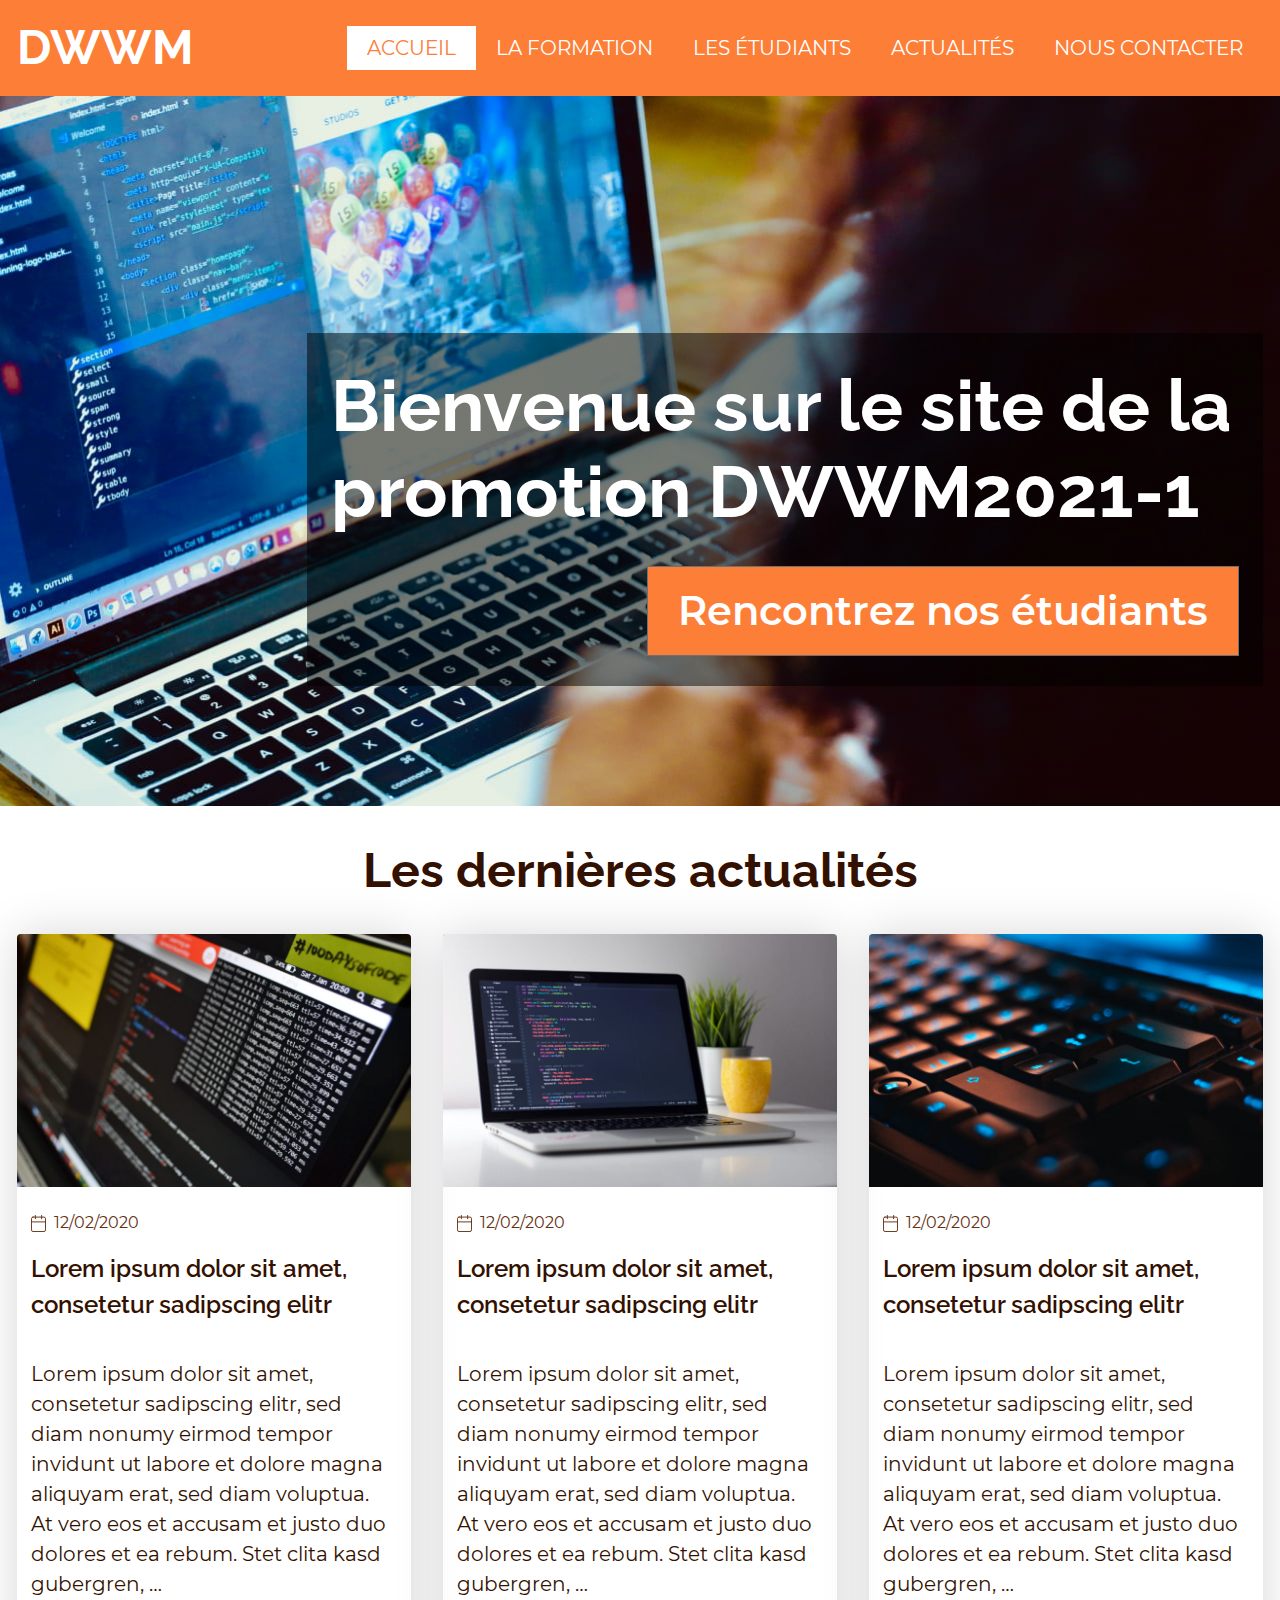
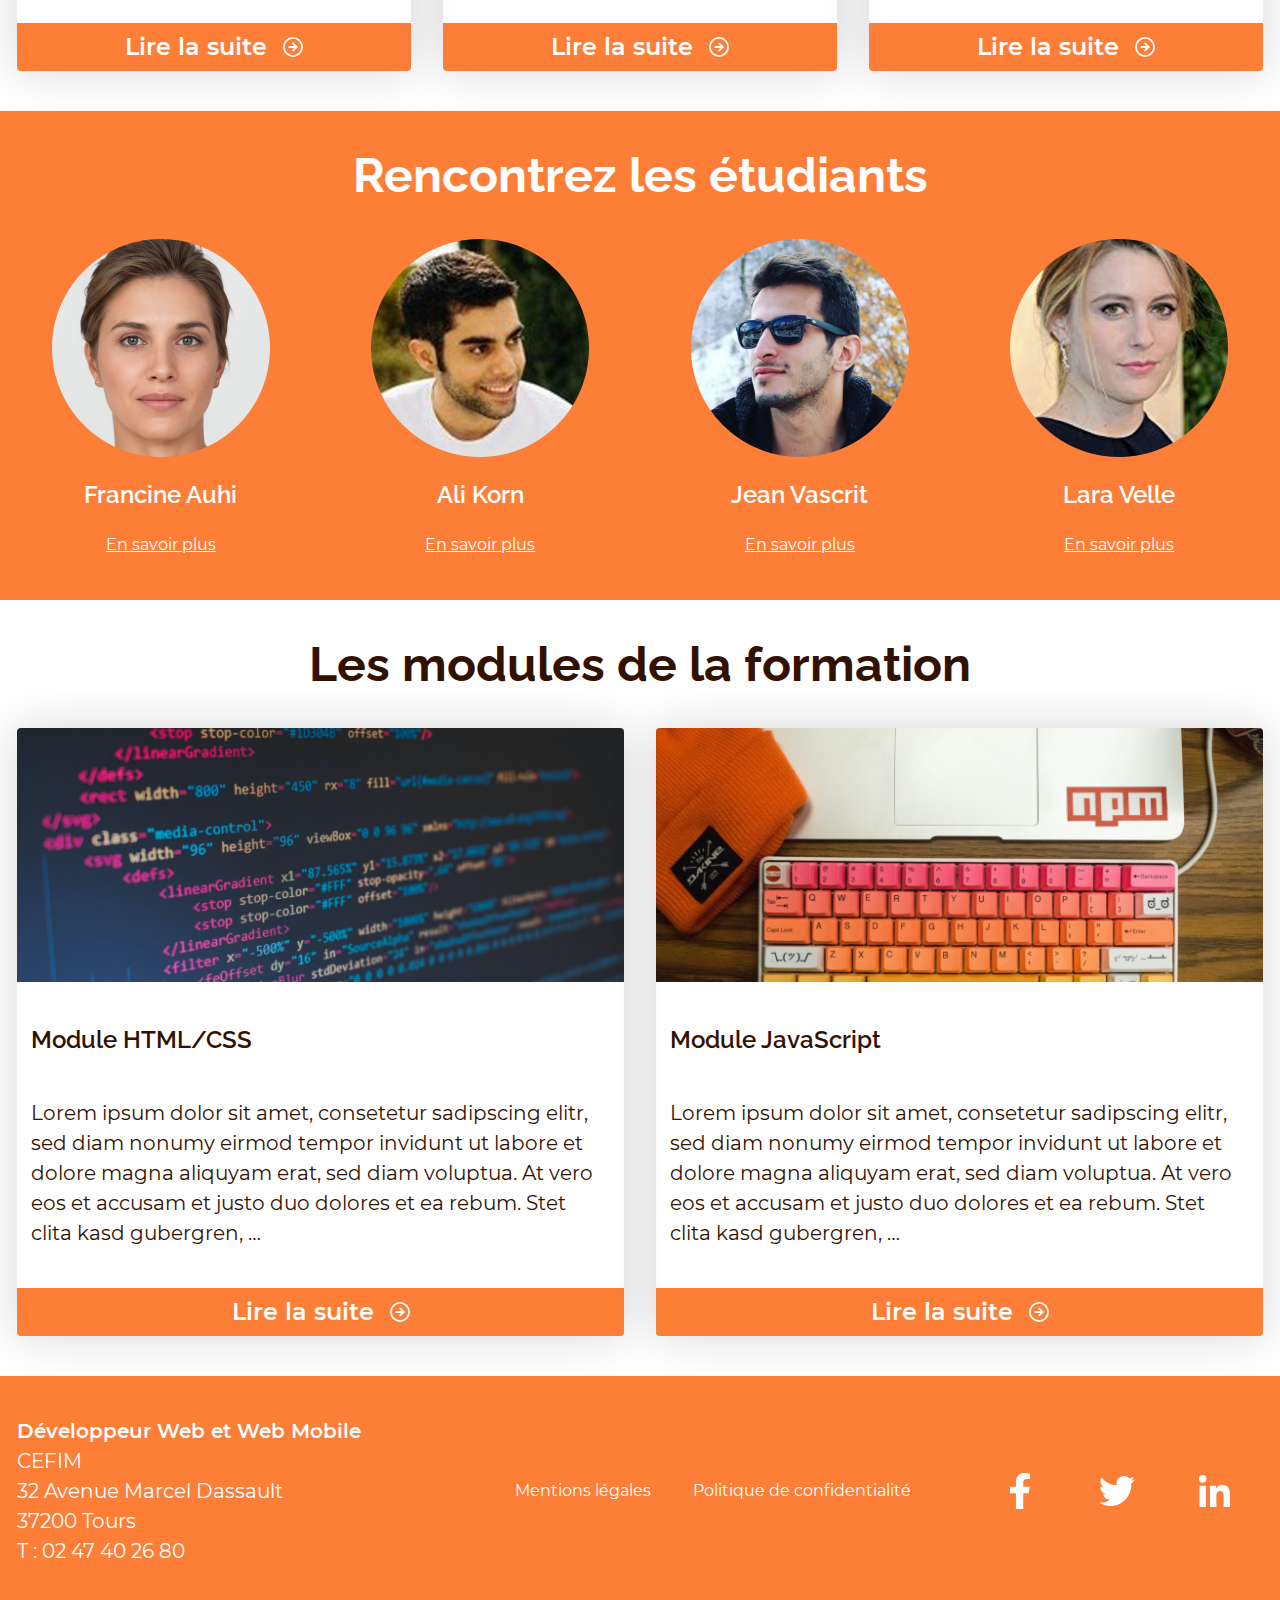
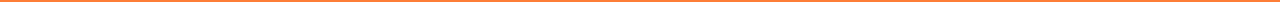
<file: index.html>
<!DOCTYPE html>
<html lang="fr_FR">
<head>
    <meta charset="UTF-8">
    <meta http-equiv="X-UA-Compatible" content="IE=edge">
    <meta name="viewport" content="width=device-width, initial-scale=1.0">
    <title>Home - DWWM2021-1</title>
    <link rel="stylesheet" href="css/reset.css">
    <link rel="stylesheet" href="css/style.css">
</head>

<body>

<header class="main-header">
    <div class="container">
        <div class="logo">DWWM</div>
        <nav class="main-nav">
            <button class="toggle-menu" aria-expanded="false" aria-controls="menu">Menu</button>
            <ul id="menu" class="menu" role="list" hidden>
                <li class="menu-item"><a href="#" class="menu-link menu-current">Accueil</a></li>
                <li class="menu-item"><a href="course.html" class="menu-link">La formation</a></li>
                <li class="menu-item"><a href="students.html" class="menu-link">Les étudiants</a></li>
                <li class="menu-item"><a href="news.html" class="menu-link">Actualités</a></li>
                <li class="menu-item"><a href="contact.html" class="menu-link">Nous contacter</a></li>
            </ul>
        </nav>
    </div>
</header>

<section class="hero">
    <div class="container">
        <div class="hero-decoration">
            <h1>Bienvenue sur le site de la promotion DWWM2021-1</h1>
            <div class="hero-btn">

                <a href="students.html" class="cta-link">Rencontrez nos étudiants</a>
            </div>
        </div>
    </div>
</section>

<section class="last-news">
    <div class="container">
        <h2>Les dernières actualités</h2>
        <div class="news-grid">
            <article class="card">
                <figure class="card-img"> 
                    <img src="img/news/news-01.jpg" srcset="img/news/news-01@2x.jpg" alt="Gros plan sur un écran d'ordinateur affichant du code">
                </figure>
                <div class="card-news-body">
                    <div class="card-news-date"><img src="img/icons/icon-date.svg" alt="Icône de calendrier">12/02/2020</div>
                    <h3>Lorem ipsum dolor sit amet, consetetur sadipscing elitr</h3>
                    <p class="p-card">Lorem ipsum dolor sit amet, consetetur sadipscing elitr, sed diam nonumy eirmod tempor invidunt ut labore et dolore magna aliquyam erat, sed diam voluptua. At vero eos et accusam et justo duo dolores et ea rebum. Stet clita kasd gubergren, …</p>
                </div>
                <div class="btn">Lire la suite<img src="img/icons/icon-arrow-circle-right.svg" alt="" aria-hidden="true"></div>
                <a href="news-detail.html" class="card-link"><span class="screen-reader-text">Lire la suite</span></a>
            </article>
            <article class="card">
                <figure class="card-img"> 
                    <img src="img/news/news-02.jpg" srcset="img/news/news-02@2x.jpg" alt="Un ordinateur portable qui affiche du code">
                </figure>
                <div class="card-news-body">
                    <div class="card-news-date"><img src="img/icons/icon-date.svg" alt="Icône de calendrier">12/02/2020</div>
                    <h3>Lorem ipsum dolor sit amet, consetetur sadipscing elitr</h3>
                    <p class="p-card">Lorem ipsum dolor sit amet, consetetur sadipscing elitr, sed diam nonumy eirmod tempor invidunt ut labore et dolore magna aliquyam erat, sed diam voluptua. At vero eos et accusam et justo duo dolores et ea rebum. Stet clita kasd gubergren, …</p>
                </div>
                <div class="btn">Lire la suite<img src="img/icons/icon-arrow-circle-right.svg" alt="" aria-hidden="true"></div>
                <a href="news-detail.html" class="card-link"><span class="screen-reader-text">Lire la suite</span></a>
            </article>
            <article class="card">
                <figure class="card-img"> 
                    <img src="img/news/news-03.jpg" srcset="img/news/news-03@2x.jpg" alt="Gros plan sur un clavier d'ordinateur">
                </figure>
                <div class="card-news-body">
                    <div class="card-news-date"><img src="img/icons/icon-date.svg" alt="Icône de calendrier">12/02/2020</div>
                    <h3>Lorem ipsum dolor sit amet, consetetur sadipscing elitr</h3>
                    <p class="p-card">Lorem ipsum dolor sit amet, consetetur sadipscing elitr, sed diam nonumy eirmod tempor invidunt ut labore et dolore magna aliquyam erat, sed diam voluptua. At vero eos et accusam et justo duo dolores et ea rebum. Stet clita kasd gubergren, …</p>
                </div>
                <div class="btn">Lire la suite<img src="img/icons/icon-arrow-circle-right.svg" alt="" aria-hidden="true"></div>
                <a href="news-detail.html" class="card-link"><span class="screen-reader-text">Lire la suite</span></a>
            </article>
        </div>
    </div>
</section>

<section class="students">
    <div class="container">
        <h2>Rencontrez les étudiants</h2>
        <ul class="students-list">
            <li class="student-item">
                <figure class="student-img">
                    <img src="img/students/portrait-francine-auhi.png" srcset="img/students/portrait-francine-auhi@2x.png" alt="Portrait de Francine Auhi">
                </figure>
                <h3>Francine Auhi</h3>
                <div class="student-link-style">En savoir plus</div>
                <a href="students-pres.html" class="student-link"><span class="screen-reader-text">En savoir plus</span></a>
            </li>
            <li class="student-item">
                <figure class="student-img">
                    <img src="img/students/portrait-ali-korn.png" srcset="img/students/portrait-ali-korn@2x.png" alt="Portrait de Ali Korn">
                </figure>
                <h3>Ali Korn</h3>
                <div class="student-link-style">En savoir plus</div>
                <a href="students-pres.html" class="student-link"><span class="screen-reader-text">En savoir plus</span></a>
            </li>
            <li class="student-item">
                <figure class="student-img">
                    <img src="img/students/portrait-jean-vascrit.png" srcset="img/students/portrait-jean-vascrit@2x.png" alt="Portrait de Jean Vascrit">
                </figure>
                <h3>Jean Vascrit</h3>
                <div class="student-link-style">En savoir plus</div>
                <a href="students-pres.html" class="student-link"><span class="screen-reader-text">En savoir plus</span></a>
            </li>
            <li class="student-item">
                <figure class="student-img">
                    <img src="img/students/portrait-lara-velle.png" srcset="img/students/portrait-lara-velle@2x.png" alt="Portrait de Lara Velle">
                </figure>
                <h3>Lara Velle</h3>
                <div class="student-link-style">En savoir plus</div>
                <a href="students-pres.html" class="student-link"><span class="screen-reader-text">En savoir plus</span></a>
            </li>
        </ul>
    </div>
</section>

<section class="modules">
    <div class="container">
        <h2>Les modules de la formation</h2>
        <div class="modules-grid">
            <article class="card">
                <figure class="card-img"> 
                    <img src="img/modules/module-html-css.jpg" srcset="img/modules/module-html-css@2x.jpg" alt="Plan serré sur une partie d'écan d'ordinateur affichant du code">
                </figure>
                <div class="card-module-body">
                    <h3>Module HTML/CSS</h3>
                    <p class="p-card">Lorem ipsum dolor sit amet, consetetur sadipscing elitr, sed diam nonumy eirmod tempor invidunt ut labore et dolore magna aliquyam erat, sed diam voluptua. At vero eos et accusam et justo duo dolores et ea rebum. Stet clita kasd gubergren, …</p>
                </div>
                <div class="btn">Lire la suite<img src="img/icons/icon-arrow-circle-right.svg" alt="" aria-hidden="true"></div>
                <a href="course-module.html" class="card-link"><span class="screen-reader-text">Lire la suite</span></a>
            </article>
            <article class="card">
                <figure class="card-img"> 
                    <img src="img/modules/module-javascript.jpg" srcset="img/modules/module-javascript@2x.jpg" alt="Plan serré sur une partie d'écan d'ordinateur affichant du code">
                </figure>
                <div class="card-module-body">
                    <h3>Module JavaScript</h3>
                    <p class="p-card">Lorem ipsum dolor sit amet, consetetur sadipscing elitr, sed diam nonumy eirmod tempor invidunt ut labore et dolore magna aliquyam erat, sed diam voluptua. At vero eos et accusam et justo duo dolores et ea rebum. Stet clita kasd gubergren, …</p>
                </div>
                <div class="btn">Lire la suite<img src="img/icons/icon-arrow-circle-right.svg" alt="" aria-hidden="true"></div>
                <a href="course-module.html" class="card-link"><span class="screen-reader-text">Lire la suite</span></a>
            </article>
        </div>
    </div>
</section>

<footer class="main-footer">
    <div class="container">
        <div class="main-footer-grid">
            <address class='main-footer-address'>
                <ul class="address-list">
                    <li class="address-title">Développeur Web et Web Mobile</li>
                    <li class="address-item">CEFIM</li>
                    <li class="address-item">32 Avenue Marcel Dassault</li>
                    <li class="address-item">37200 Tours</li>
                    <li class="address-item"><a class="footer-link" href="tel:+33247402680">T : 02 47 40 26 80</a></li>
                </ul>
            </address>
            <div class="main-footer-legal">
                <a class="footer-link" href="policy.html">Mentions légales</a>
                <a class="footer-link" href="policy.html">Politique de confidentialité</a>
            </div>
            <div class="main-footer-social">
                <ul class="social-list">
                    <li>
                        <a class="social-icon" href="https://www.facebook.com/cefimformation/" target="_blank"><img src="img/icons/icon-facebook.svg" alt="Icône de Facebook"></a>
                    </li>
                    <li>
                        <a class="social-icon" href="https://twitter.com/cefimformation?lang=fr" target="_blank"><img src="img/icons/icon-twitter.svg" alt="Icône de Twitter"></a>
                    </li>
                    <li>
                        <a class="social-icon" href="https://www.linkedin.com/school/cefim/?originalSubdomain=fr" target="_blank"><img src="img/icons/icon-linkedin.svg" alt="Icône de Linkedin"></a>
                    </li>
                </ul>
            </div>
        </div>
    </div>
</footer>

<script src="js/nav.js"></script>

</body>

</html>
</file>
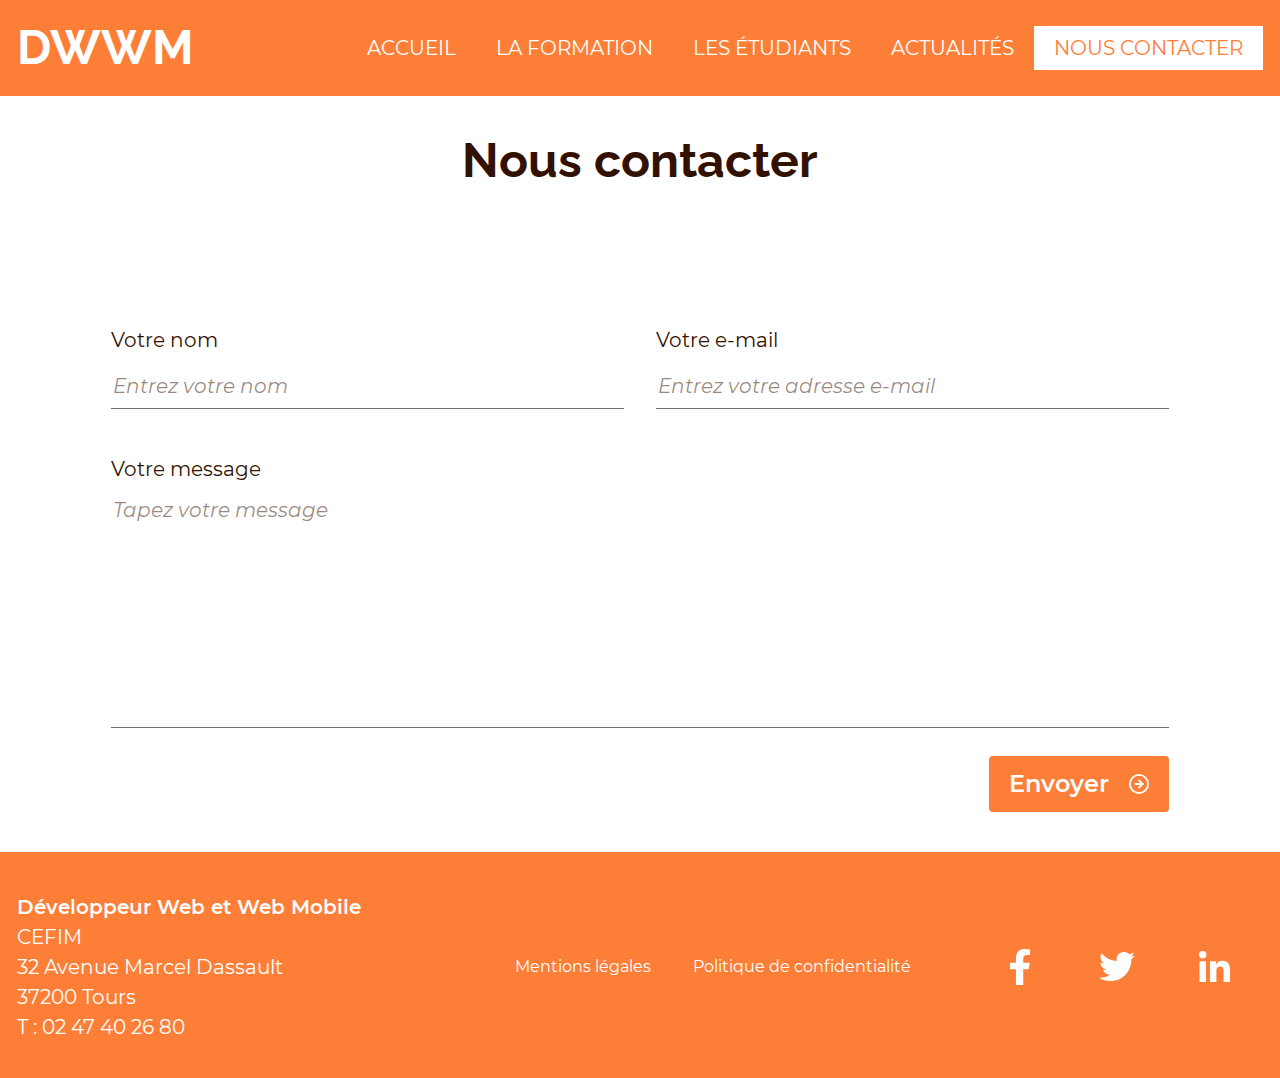
<file: contact.html>
<!DOCTYPE html>
<html lang="fr_FR">
<head>
    <meta charset="UTF-8">
    <meta http-equiv="X-UA-Compatible" content="IE=edge">
    <meta name="viewport" content="width=device-width, initial-scale=1.0">
    <title>Contact - DWWM2021-1</title>
    <link rel="stylesheet" href="css/reset.css">
    <link rel="stylesheet" href="css/style.css">
</head>

<body>

    <header class="main-header">
        <div class="container">
            <a href="index.html" class="logo">DWWM</a>
            <nav class="main-nav">
                <button class="toggle-menu" aria-expanded="false" aria-controls="menu">Menu</button>
                <ul id="menu" class="menu" role="list" hidden>
                    <li class="menu-item"><a href="index.html" class="menu-link">Accueil</a></li>
                    <li class="menu-item"><a href="course.html" class="menu-link">La formation</a></li>
                    <li class="menu-item"><a href="students.html" class="menu-link">Les étudiants</a></li>
                    <li class="menu-item"><a href="news.html" class="menu-link">Actualités</a></li>
                    <li class="menu-item"><a href="#" class="menu-link menu-current">Nous contacter</a></li>
                </ul>
            </nav>
        </div>
    </header>

    <section class="contact-page">
        <div class="container">
            <h1 class="h2-like">Nous contacter</h1>
            <form action="" class="contact-form">
                <div class="formgroup">
                    <label for="name">Votre nom</label>
					<input type="text" id="name" placeholder="Entrez votre nom" name="name" required>
                </div>
                <div class="formgroup">
					<label for="email">Votre e-mail</label>
					<input type="email" id="email" name="email" placeholder="Entrez votre adresse e-mail" required>
				</div>
                <div class="formgroup fullwidth">
					<label for="msg">Votre message</label>
					<textarea name="msg" id="msg" placeholder="Tapez votre message" required></textarea>
				</div>
                <div class="formgroup fullwidth align-right">
					<button type="submit" class="btn-form">
                        Envoyer
                        <svg xmlns="http://www.w3.org/2000/svg" width="22" height="22" viewBox="0 0 22 22" alt="" aria-hidden="true">
                            <g transform="translate(1 1)">
                                <path class="arrow-svg" d="M22,12A10,10,0,1,1,12,2,10,10,0,0,1,22,12Z" transform="translate(-2 -2)"/>
                                <path class="arrow-svg" d="M12,16l4-4L12,8" transform="translate(-2 -2)"/>
                                <path class="arrow-svg" d="M8,12h8" transform="translate(-2 -2)"/>
                            </g>
                        </svg>
                    </button>
				</div>

            </form>
        </div>
    </section>

    <footer class="main-footer">
        <div class="container">
            <div class="main-footer-grid">
                <address class='main-footer-address'>
                    <ul class="address-list">
                        <li class="address-title">Développeur Web et Web Mobile</li>
                        <li class="address-item">CEFIM</li>
                        <li class="address-item">32 Avenue Marcel Dassault</li>
                        <li class="address-item">37200 Tours</li>
                        <li class="address-item"><a class="footer-link" href="tel:+33247402680">T : 02 47 40 26 80</a></li>
                    </ul>
                </address>
                <div class="main-footer-legal">
                    <a class="footer-link" href="policy.html">Mentions légales</a>
                    <a class="footer-link" href="policy.html">Politique de confidentialité</a>
                </div>
                <div class="main-footer-social">
                    <ul class="social-list">
                        <li>
                            <a class="social-icon" href="https://www.facebook.com/cefimformation/" target="_blank"><img src="img/icons/icon-facebook.svg" alt="Icône de Facebook"></a>
                        </li>
                        <li>
                            <a class="social-icon" href="https://twitter.com/cefimformation?lang=fr" target="_blank"><img src="img/icons/icon-twitter.svg" alt="Icône de Twitter"></a>
                        </li>
                        <li>
                            <a class="social-icon" href="https://www.linkedin.com/school/cefim/?originalSubdomain=fr" target="_blank"><img src="img/icons/icon-linkedin.svg" alt="Icône de Linkedin"></a>
                        </li>
                    </ul>
                </div>
            </div>
        </div>
    </footer>

    <script src="js/nav.js"></script>

</body>
</html>
</file>
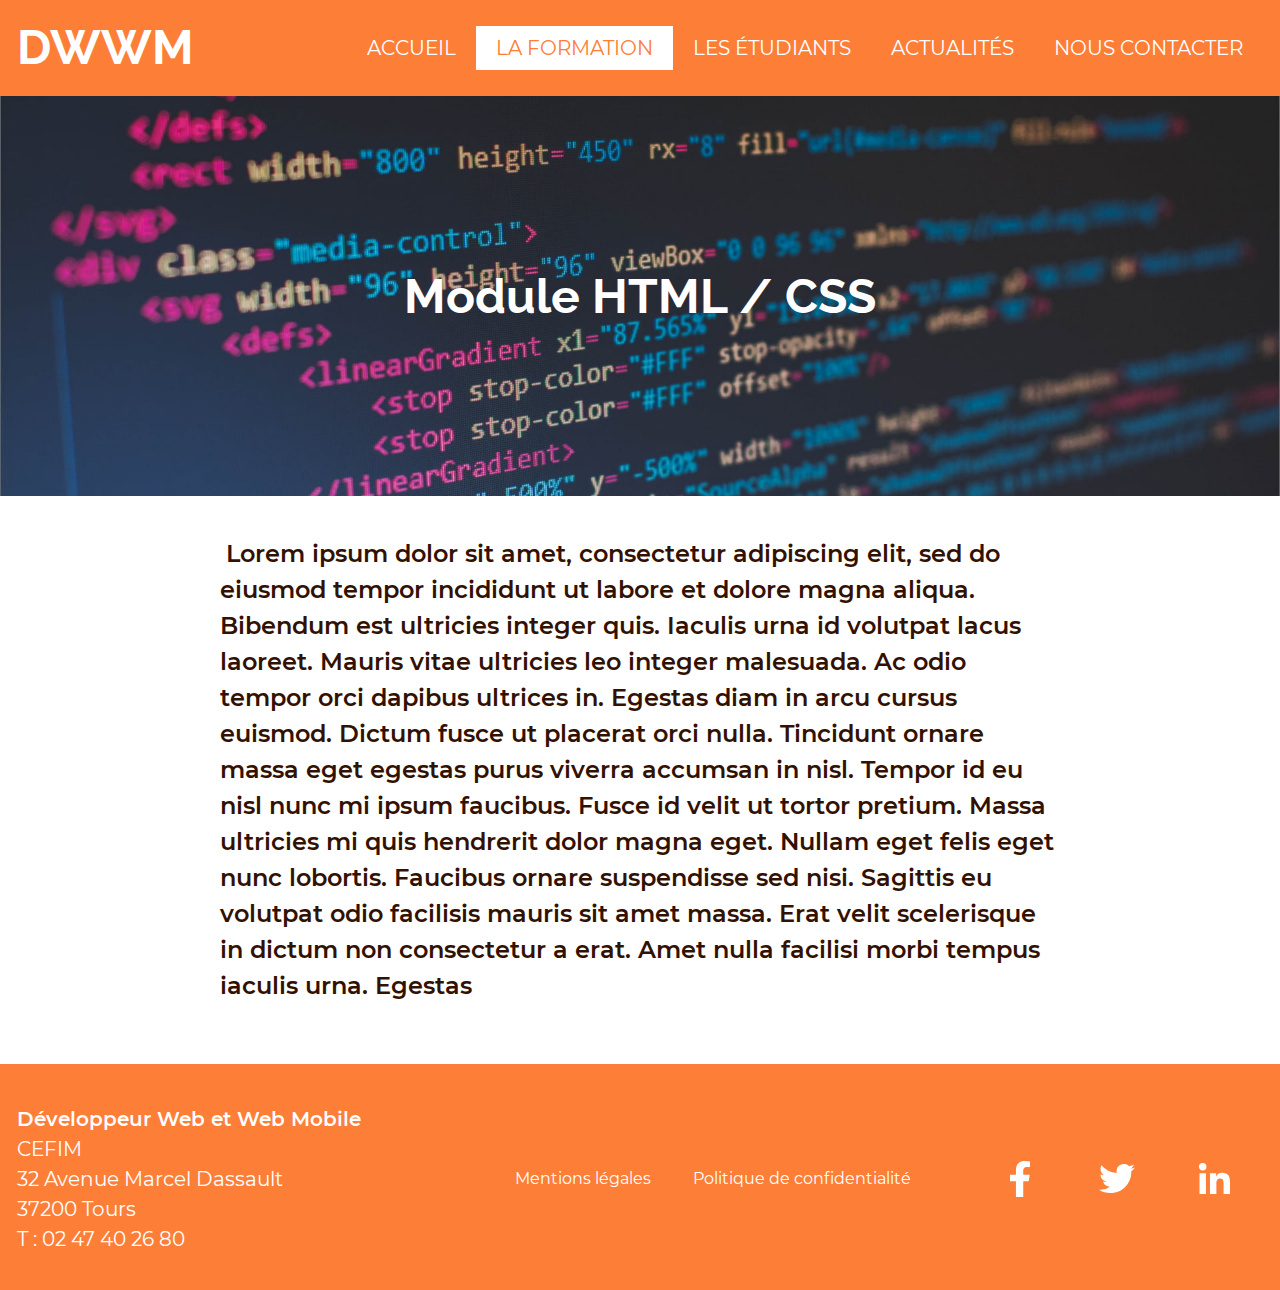
<file: course-module.html>
<!DOCTYPE html>
<html lang="fr_FR">
<head>
    <meta charset="UTF-8">
    <meta http-equiv="X-UA-Compatible" content="IE=edge">
    <meta name="viewport" content="width=device-width, initial-scale=1.0">
    <title>Module formation - DWWM2021-1</title>
    <link rel="stylesheet" href="css/reset.css">
    <link rel="stylesheet" href="css/style.css">
</head>

<body>

    <header class="main-header">
        <div class="container">
            <a href="index.html" class="logo">DWWM</a>
            <nav class="main-nav">
                <button class="toggle-menu" aria-expanded="false" aria-controls="menu">Menu</button>
                <ul id="menu" class="menu" role="list" hidden>
                    <li class="menu-item"><a href="index.html" class="menu-link">Accueil</a></li>
                    <li class="menu-item"><a href="course.html" class="menu-link menu-current">La formation</a></li>
                    <li class="menu-item"><a href="students.html" class="menu-link">Les étudiants</a></li>
                    <li class="menu-item"><a href="news.html" class="menu-link">Actualités</a></li>
                    <li class="menu-item"><a href="contact.html" class="menu-link">Nous contacter</a></li>
                </ul>
            </nav>
        </div>
    </header>

    <section class="module-page-img">
        <h1 class="h2-like">Module HTML / CSS</h1>
    </section>

    <section class="module-page-txt">
        <div class="container">
            <p class="p-description">Lorem ipsum dolor sit amet, consectetur adipiscing elit, sed do eiusmod tempor incididunt ut labore et dolore magna aliqua. Bibendum est ultricies integer quis. Iaculis urna id volutpat lacus laoreet. Mauris vitae ultricies leo integer malesuada. Ac odio tempor orci dapibus ultrices in. Egestas diam in arcu cursus euismod. Dictum fusce ut placerat orci nulla. Tincidunt ornare massa eget egestas purus viverra accumsan in nisl. Tempor id eu nisl nunc mi ipsum faucibus. Fusce id velit ut tortor pretium. Massa ultricies mi quis hendrerit dolor magna eget. Nullam eget felis eget nunc lobortis. Faucibus ornare suspendisse sed nisi. Sagittis eu volutpat odio facilisis mauris sit amet massa. Erat velit scelerisque in dictum non consectetur a erat. Amet nulla facilisi morbi tempus iaculis urna. Egestas</p>

        </div>
    </section>

    <footer class="main-footer">
        <div class="container">
            <div class="main-footer-grid">
                <address class='main-footer-address'>
                    <ul class="address-list">
                        <li class="address-title">Développeur Web et Web Mobile</li>
                        <li class="address-item">CEFIM</li>
                        <li class="address-item">32 Avenue Marcel Dassault</li>
                        <li class="address-item">37200 Tours</li>
                        <li class="address-item"><a class="footer-link" href="tel:+33247402680">T : 02 47 40 26 80</a></li>
                    </ul>
                </address>
                <div class="main-footer-legal">
                    <a class="footer-link" href="policy.html">Mentions légales</a>
                    <a class="footer-link" href="policy.html">Politique de confidentialité</a>
                </div>
                <div class="main-footer-social">
                    <ul class="social-list">
                        <li>
                            <a class="social-icon" href="https://www.facebook.com/cefimformation/" target="_blank"><img src="img/icons/icon-facebook.svg" alt="Icône de Facebook"></a>
                        </li>
                        <li>
                            <a class="social-icon" href="https://twitter.com/cefimformation?lang=fr" target="_blank"><img src="img/icons/icon-twitter.svg" alt="Icône de Twitter"></a>
                        </li>
                        <li>
                            <a class="social-icon" href="https://www.linkedin.com/school/cefim/?originalSubdomain=fr" target="_blank"><img src="img/icons/icon-linkedin.svg" alt="Icône de Linkedin"></a>
                        </li>
                    </ul>
                </div>
            </div>
        </div>
    </footer>

    <script src="js/nav.js"></script>
</body>
</html>
</file>
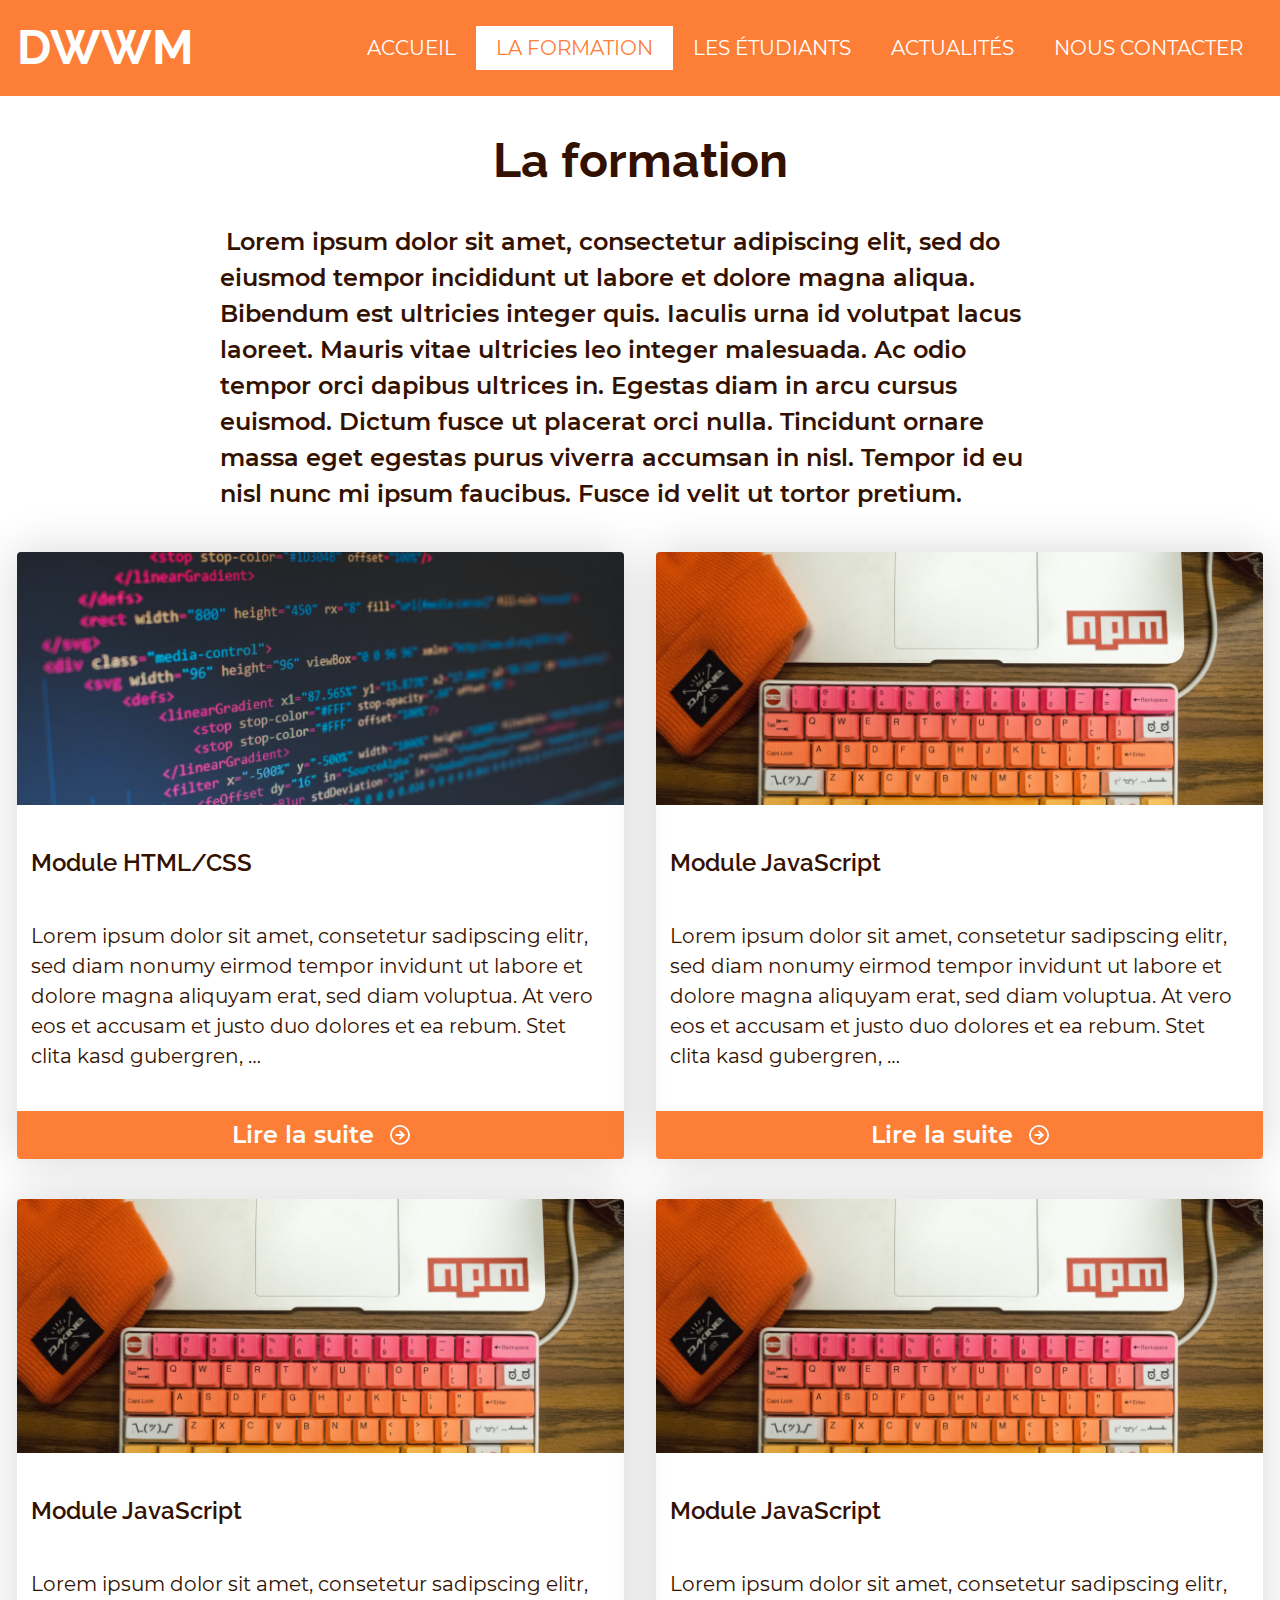
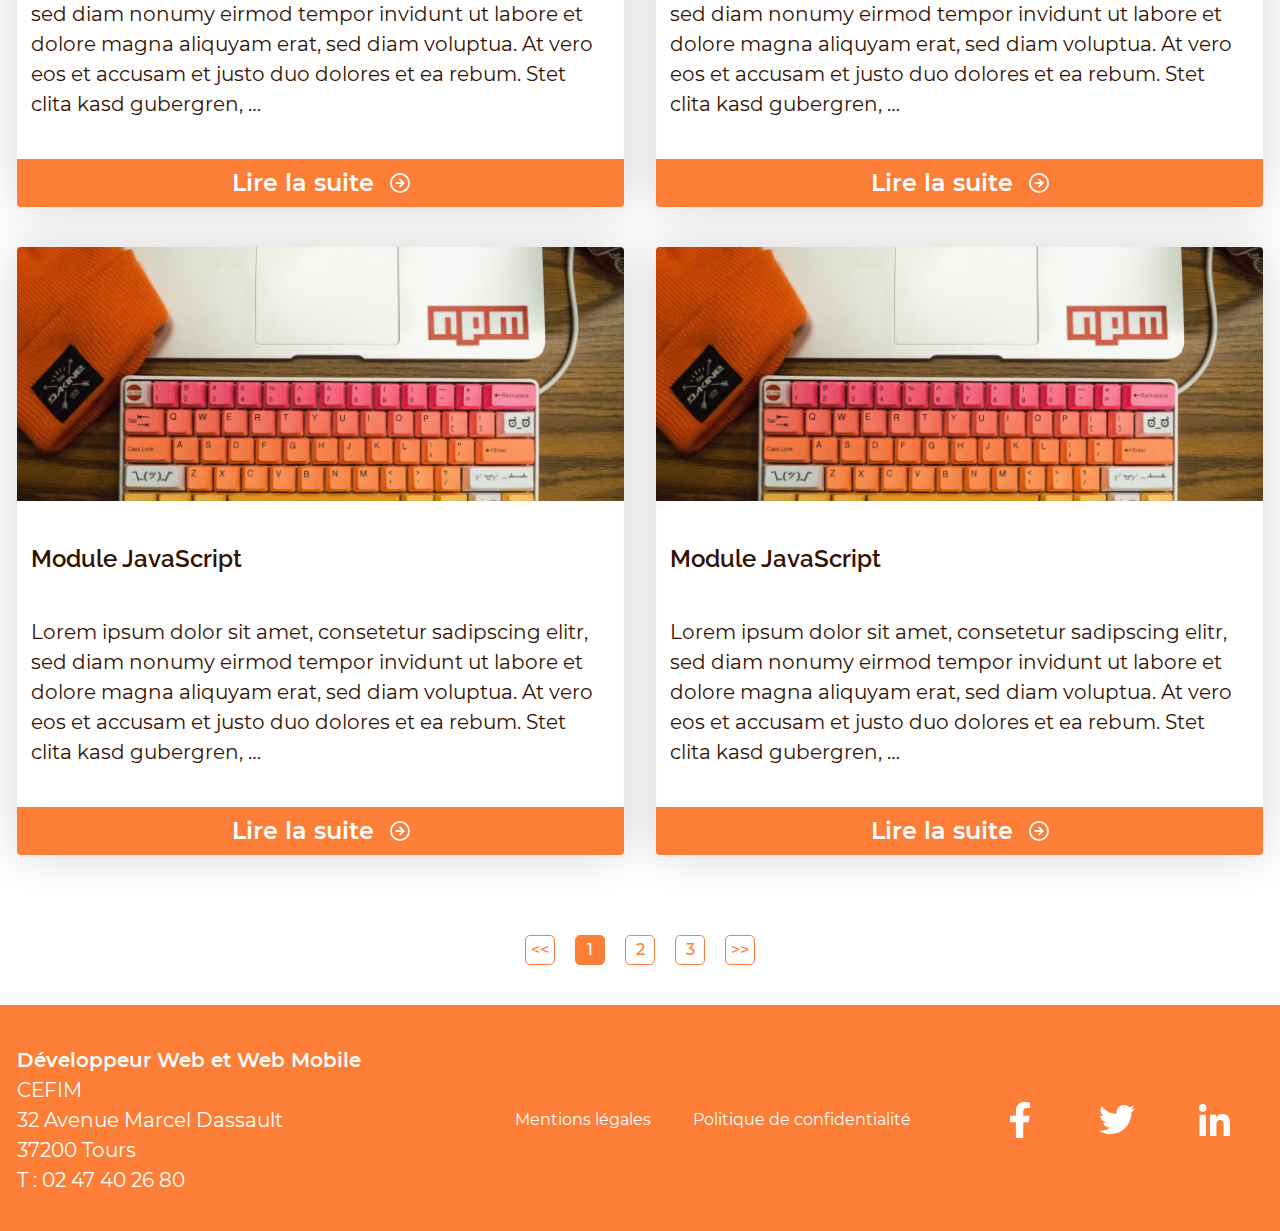
<file: course.html>
<!DOCTYPE html>
<html lang="fr_FR">
<head>
    <meta charset="UTF-8">
    <meta http-equiv="X-UA-Compatible" content="IE=edge">
    <meta name="viewport" content="width=device-width, initial-scale=1.0">
    <title>La formation - DWWM2021-1</title>
    <link rel="stylesheet" href="css/reset.css">
    <link rel="stylesheet" href="css/style.css">
</head>

<body>

    <header class="main-header">
        <div class="container">
            <a href="index.html" class="logo">DWWM</a>
            <nav class="main-nav">
                <button class="toggle-menu" aria-expanded="false" aria-controls="menu">Menu</button>
                <ul id="menu" class="menu" role="list" hidden>
                    <li class="menu-item"><a href="index.html" class="menu-link">Accueil</a></li>
                    <li class="menu-item"><a href="#" class="menu-link menu-current">La formation</a></li>
                    <li class="menu-item"><a href="students.html" class="menu-link">Les étudiants</a></li>
                    <li class="menu-item"><a href="news.html" class="menu-link">Actualités</a></li>
                    <li class="menu-item"><a href="contact.html" class="menu-link">Nous contacter</a></li>
                </ul>
            </nav>
        </div>
    </header>

    <section class="course-presentation">
        <div class="container">
            <h1 class="h2-like">La formation</h1>
            <p class="p-description">Lorem ipsum dolor sit amet, consectetur adipiscing elit, sed do eiusmod tempor incididunt ut labore et dolore magna aliqua. Bibendum est ultricies integer quis. Iaculis urna id volutpat lacus laoreet. Mauris vitae ultricies leo integer malesuada. Ac odio tempor orci dapibus ultrices in. Egestas diam in arcu cursus euismod. Dictum fusce ut placerat orci nulla. Tincidunt ornare massa eget egestas purus viverra accumsan in nisl. Tempor id eu nisl nunc mi ipsum faucibus. Fusce id velit ut tortor pretium.</p>
        </div>

    </section>

    <section class="modules">
        <div class="container">
            <div class="modules-grid">
                <article class="card">
                    <figure class="card-img"> 
                        <img src="img/modules/module-html-css.jpg" srcset="img/modules/module-html-css@2x.jpg" alt="Plan serré sur une partie d'écan d'ordinateur affichant du code">
                    </figure>
                    <div class="card-module-body">
                    <h2 class="h3-like">Module HTML/CSS</h2>
                    <p class="p-card">Lorem ipsum dolor sit amet, consetetur sadipscing elitr, sed diam nonumy eirmod tempor invidunt ut labore et dolore magna aliquyam erat, sed diam voluptua. At vero eos et accusam et justo duo dolores et ea rebum. Stet clita kasd gubergren, …</p>
                    </div>
                    <div class="btn">Lire la suite<img src="img/icons/icon-arrow-circle-right.svg" alt="" aria-hidden="true"></div>
                    <a href="course-module.html" class="card-link"><span class="screen-reader-text">Lire la suite</span></a>
                </article>
                <article class="card">
                    <figure class="card-img"> 
                        <img src="img/modules/module-javascript.jpg" srcset="img/modules/module-javascript@2x.jpg" alt="Plan serré sur une partie d'écan d'ordinateur affichant du code">
                    </figure>
                    <div class="card-module-body">
                    <h2 class="h3-like">Module JavaScript</h2>
                    <p class="p-card">Lorem ipsum dolor sit amet, consetetur sadipscing elitr, sed diam nonumy eirmod tempor invidunt ut labore et dolore magna aliquyam erat, sed diam voluptua. At vero eos et accusam et justo duo dolores et ea rebum. Stet clita kasd gubergren, …</p>
                    </div>
                    <div class="btn">Lire la suite<img src="img/icons/icon-arrow-circle-right.svg" alt="" aria-hidden="true"></div>
                    <a href="course-module.html" class="card-link"><span class="screen-reader-text">Lire la suite</span></a>
                </article>
                <article class="card">
                    <figure class="card-img"> 
                        <img src="img/modules/module-javascript.jpg" srcset="img/modules/module-javascript@2x.jpg" alt="Plan serré sur une partie d'écan d'ordinateur affichant du code">
                    </figure>
                    <div class="card-module-body">
                    <h2 class="h3-like">Module JavaScript</h2>
                    <p class="p-card">Lorem ipsum dolor sit amet, consetetur sadipscing elitr, sed diam nonumy eirmod tempor invidunt ut labore et dolore magna aliquyam erat, sed diam voluptua. At vero eos et accusam et justo duo dolores et ea rebum. Stet clita kasd gubergren, …</p>
                    </div>
                    <div class="btn">Lire la suite<img src="img/icons/icon-arrow-circle-right.svg" alt="" aria-hidden="true"></div>
                    <a href="course-module.html" class="card-link"><span class="screen-reader-text">Lire la suite</span></a>
                </article>
                <article class="card">
                    <figure class="card-img"> 
                        <img src="img/modules/module-javascript.jpg" srcset="img/modules/module-javascript@2x.jpg" alt="Plan serré sur une partie d'écan d'ordinateur affichant du code">
                    </figure>
                    <div class="card-module-body">
                    <h2 class="h3-like">Module JavaScript</h2>
                    <p class="p-card">Lorem ipsum dolor sit amet, consetetur sadipscing elitr, sed diam nonumy eirmod tempor invidunt ut labore et dolore magna aliquyam erat, sed diam voluptua. At vero eos et accusam et justo duo dolores et ea rebum. Stet clita kasd gubergren, …</p>
                    </div>
                    <div class="btn">Lire la suite<img src="img/icons/icon-arrow-circle-right.svg" alt="" aria-hidden="true"></div>
                    <a href="course-module.html" class="card-link"><span class="screen-reader-text">Lire la suite</span></a>
                </article>
                <article class="card">
                    <figure class="card-img"> 
                        <img src="img/modules/module-javascript.jpg" srcset="img/modules/module-javascript@2x.jpg" alt="Plan serré sur une partie d'écan d'ordinateur affichant du code">
                    </figure>
                    <div class="card-module-body">
                    <h2 class="h3-like">Module JavaScript</h2>
                    <p class="p-card">Lorem ipsum dolor sit amet, consetetur sadipscing elitr, sed diam nonumy eirmod tempor invidunt ut labore et dolore magna aliquyam erat, sed diam voluptua. At vero eos et accusam et justo duo dolores et ea rebum. Stet clita kasd gubergren, …</p>
                    </div>
                    <div class="btn">Lire la suite<img src="img/icons/icon-arrow-circle-right.svg" alt="" aria-hidden="true"></div>
                    <a href="course-module.html" class="card-link"><span class="screen-reader-text">Lire la suite</span></a>
                </article>
                <article class="card">
                    <figure class="card-img"> 
                        <img src="img/modules/module-javascript.jpg" srcset="img/modules/module-javascript@2x.jpg" alt="Plan serré sur une partie d'écan d'ordinateur affichant du code">
                    </figure>
                    <div class="card-module-body">
                    <h2 class="h3-like">Module JavaScript</h2>
                    <p class="p-card">Lorem ipsum dolor sit amet, consetetur sadipscing elitr, sed diam nonumy eirmod tempor invidunt ut labore et dolore magna aliquyam erat, sed diam voluptua. At vero eos et accusam et justo duo dolores et ea rebum. Stet clita kasd gubergren, …</p>
                    </div>
                    <div class="btn">Lire la suite<img src="img/icons/icon-arrow-circle-right.svg" alt="" aria-hidden="true"></div>
                    <a href="course-module.html" class="card-link"><span class="screen-reader-text">Lire la suite</span></a>
                </article>
            </div>
            <div class="slider">
                <!-- Articles -->
                <ul class="slider-btn-list">
                    <li><button class="slider-btn-left" aria-label="Slide précedente">&lt;&lt;</button></li>
                    <li><button class="slider-btn-number active" aria-label="Slide 1">1</button></li>
                    <li><button class="slider-btn-number" aria-label="Slide 2">2</button></li>
                    <li><button class="slider-btn-number" aria-label="Slide 3">3</button></li>
                    <li><button class="slider-btn-right"aria-label="Slide suivante">&gt;&gt;</button></li>
                </ul>
            </div>
        </div>
    </section>

    <footer class="main-footer">
        <div class="container">
            <div class="main-footer-grid">
                <address class='main-footer-address'>
                    <ul class="address-list">
                        <li class="address-title">Développeur Web et Web Mobile</li>
                        <li class="address-item">CEFIM</li>
                        <li class="address-item">32 Avenue Marcel Dassault</li>
                        <li class="address-item">37200 Tours</li>
                        <li class="address-item"><a class="footer-link" href="tel:+33247402680">T : 02 47 40 26 80</a></li>
                    </ul>
                </address>
                <div class="main-footer-legal">
                    <a class="footer-link" href="policy.html">Mentions légales</a>
                    <a class="footer-link" href="policy.html">Politique de confidentialité</a>
                </div>
                <div class="main-footer-social">
                    <ul class="social-list">
                        <li>
                            <a class="social-icon" href="https://www.facebook.com/cefimformation/" target="_blank"><img src="img/icons/icon-facebook.svg" alt="Icône de Facebook"></a>
                        </li>
                        <li>
                            <a class="social-icon" href="https://twitter.com/cefimformation?lang=fr" target="_blank"><img src="img/icons/icon-twitter.svg" alt="Icône de Twitter"></a>
                        </li>
                        <li>
                            <a class="social-icon" href="https://www.linkedin.com/school/cefim/?originalSubdomain=fr" target="_blank"><img src="img/icons/icon-linkedin.svg" alt="Icône de Linkedin"></a>
                        </li>
                    </ul>
                </div>
            </div>
        </div>
    </footer>

    <script src="js/nav.js"></script>

</body>
</html>
</file>
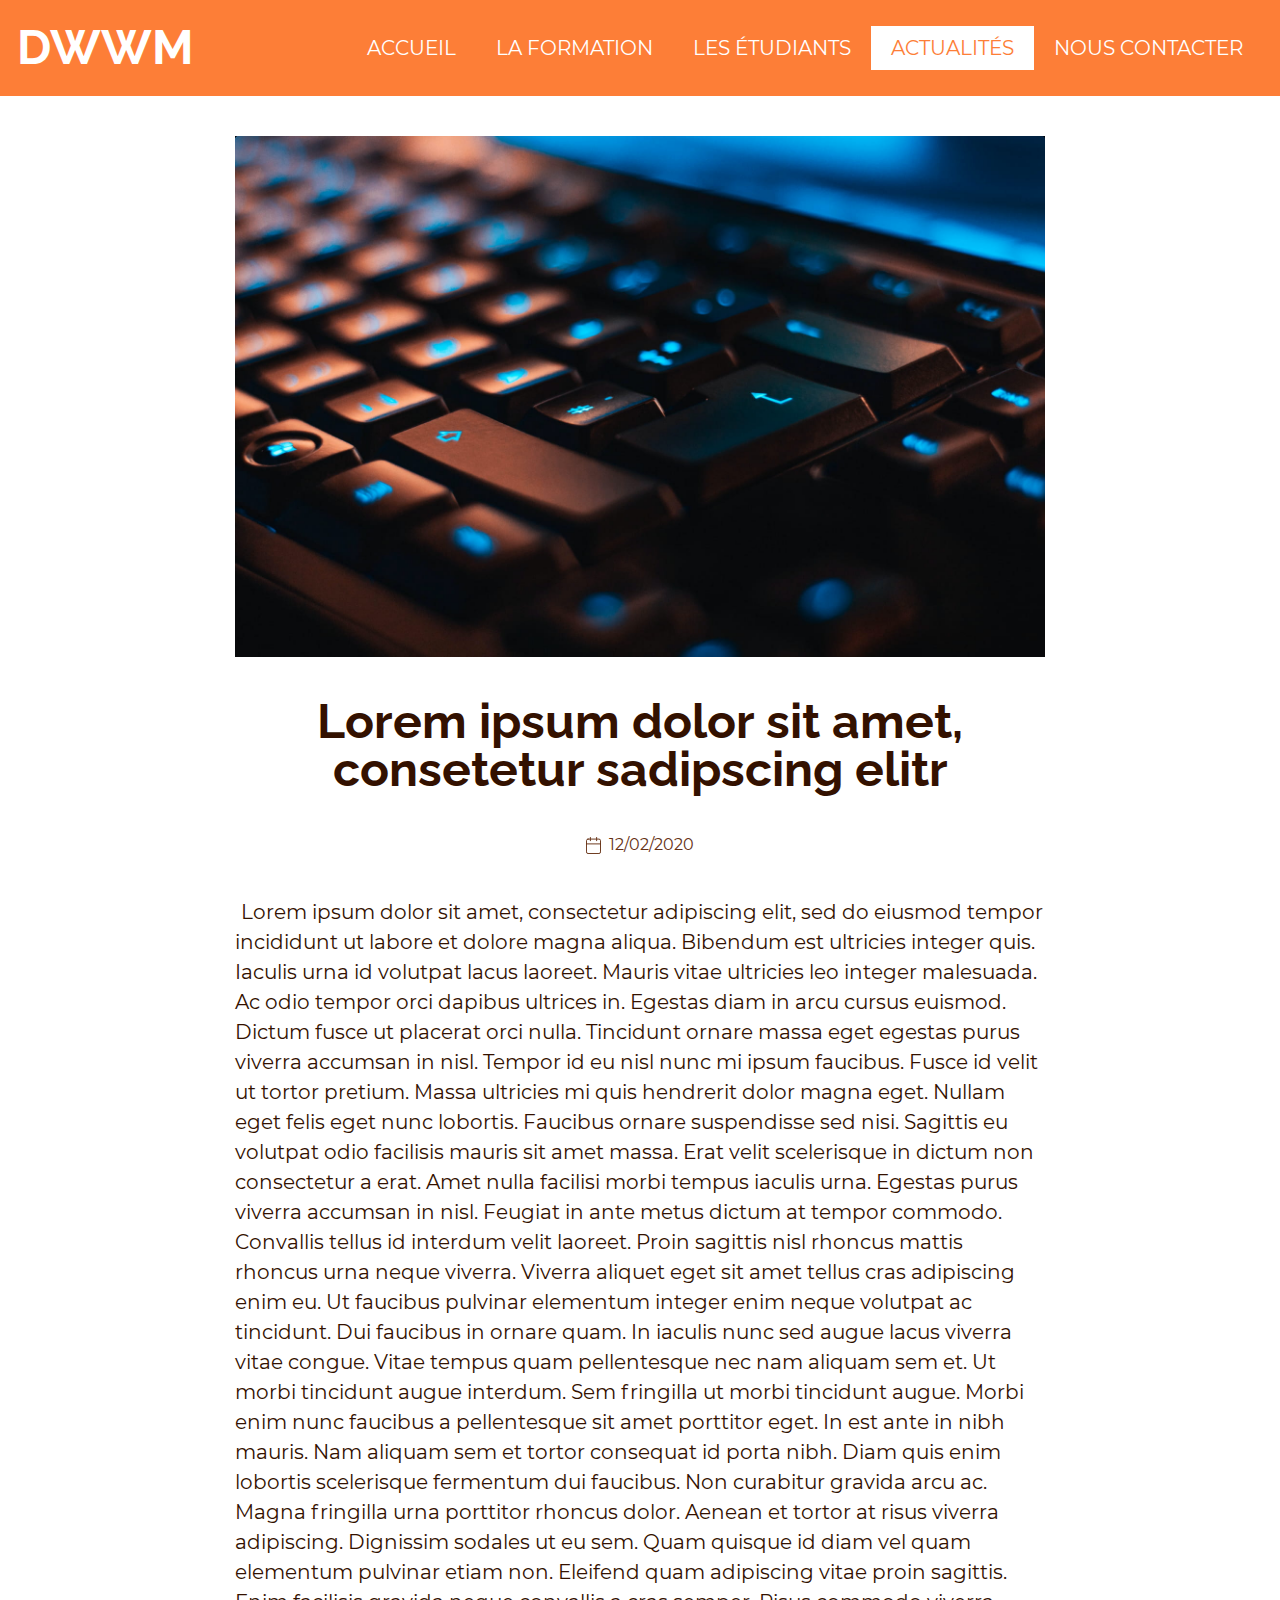
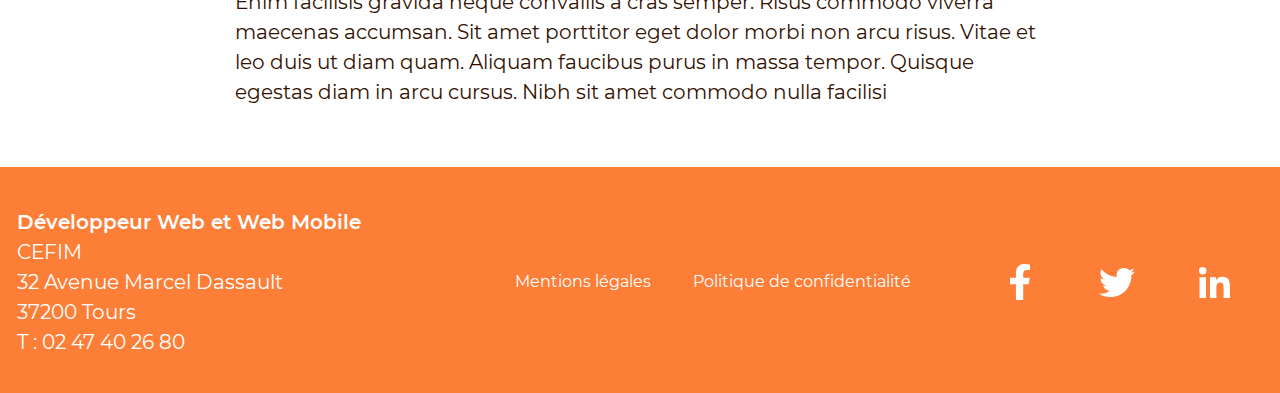
<file: news-detail.html>
<!DOCTYPE html>
<html lang="fr_FR">
<head>
    <meta charset="UTF-8">
    <meta http-equiv="X-UA-Compatible" content="IE=edge">
    <meta name="viewport" content="width=device-width, initial-scale=1.0">
    <title>Actualité simple - DWWM2021-1</title>
    <link rel="stylesheet" href="css/reset.css">
    <link rel="stylesheet" href="css/style.css">
</head>

<body>

    <header class="main-header">
        <div class="container">
            <a href="index.html" class="logo">DWWM</a>
            <nav class="main-nav">
                <button class="toggle-menu" aria-expanded="false" aria-controls="menu">Menu</button>
                <ul id="menu" class="menu" role="list" hidden>
                    <li class="menu-item"><a href="index.html" class="menu-link">Accueil</a></li>
                    <li class="menu-item"><a href="course.html" class="menu-link">La formation</a></li>
                    <li class="menu-item"><a href="students.html" class="menu-link">Les étudiants</a></li>
                    <li class="menu-item"><a href="news.html" class="menu-link menu-current">Actualités</a></li>
                    <li class="menu-item"><a href="contact.html" class="menu-link">Nous contacter</a></li>
                </ul>
            </nav>
        </div>
    </header>

    <section class="news-detail">
        <div class="container">
            <div class="news-detail-content">
                <figure class="news-detail-img">
                    <img src="img/news-focus/news-focus.jpg" srcset="img/news-focus/news-focus@2x.jpg" alt="Gros plan sur un écran d'ordinateur affichant du code">
                </figure>
                <h1 class="h2-like">Lorem ipsum dolor sit amet, consetetur sadipscing elitr</h1>
                <div class="news-detail-date">
                    <img src="img/icons/icon-date.svg" alt="Icône de calendrier">
                    <time datetime="2020-02-12">12/02/2020</time>
                </div>
                <p class="p-card">Lorem ipsum dolor sit amet, consectetur adipiscing elit, sed do eiusmod tempor incididunt ut labore et dolore magna aliqua. Bibendum est ultricies integer quis. Iaculis urna id volutpat lacus laoreet. Mauris vitae ultricies leo integer malesuada. Ac odio tempor orci dapibus ultrices in. Egestas diam in arcu cursus euismod. Dictum fusce ut placerat orci nulla. Tincidunt ornare massa eget egestas purus viverra accumsan in nisl. Tempor id eu nisl nunc mi ipsum faucibus. Fusce id velit ut tortor pretium. Massa ultricies mi quis hendrerit dolor magna eget. Nullam eget felis eget nunc lobortis. Faucibus ornare suspendisse sed nisi. Sagittis eu volutpat odio facilisis mauris sit amet massa. Erat velit scelerisque in dictum non consectetur a erat. Amet nulla facilisi morbi tempus iaculis urna. Egestas purus viverra accumsan in nisl. Feugiat in ante metus dictum at tempor commodo. Convallis tellus id interdum velit laoreet. Proin sagittis nisl rhoncus mattis rhoncus urna neque viverra. Viverra aliquet eget sit amet tellus cras adipiscing enim eu. Ut faucibus pulvinar elementum integer enim neque volutpat ac tincidunt. Dui faucibus in ornare quam. In iaculis nunc sed augue lacus viverra vitae congue. Vitae tempus quam pellentesque nec nam aliquam sem et. Ut morbi tincidunt augue interdum. Sem fringilla ut morbi tincidunt augue. Morbi enim nunc faucibus a pellentesque sit amet porttitor eget. In est ante in nibh mauris. Nam aliquam sem et tortor consequat id porta nibh. Diam quis enim lobortis scelerisque fermentum dui faucibus. Non curabitur gravida arcu ac. Magna fringilla urna porttitor rhoncus dolor. Aenean et tortor at risus viverra adipiscing. Dignissim sodales ut eu sem. Quam quisque id diam vel quam elementum pulvinar etiam non. Eleifend quam adipiscing vitae proin sagittis. Enim facilisis gravida neque convallis a cras semper. Risus commodo viverra maecenas accumsan. Sit amet porttitor eget dolor morbi non arcu risus. Vitae et leo duis ut diam quam. Aliquam faucibus purus in massa tempor. Quisque egestas diam in arcu cursus. Nibh sit amet commodo nulla facilisi</p>  
            </div>
        </div>
    </section>

    <footer class="main-footer">
        <div class="container">
            <div class="main-footer-grid">
                <address class='main-footer-address'>
                    <ul class="address-list">
                        <li class="address-title">Développeur Web et Web Mobile</li>
                        <li class="address-item">CEFIM</li>
                        <li class="address-item">32 Avenue Marcel Dassault</li>
                        <li class="address-item">37200 Tours</li>
                        <li class="address-item"><a class="footer-link" href="tel:+33247402680">T : 02 47 40 26 80</a></li>
                    </ul>
                </address>
                <div class="main-footer-legal">
                    <a class="footer-link" href="policy.html">Mentions légales</a>
                    <a class="footer-link" href="policy.html">Politique de confidentialité</a>
                </div>
                <div class="main-footer-social">
                    <ul class="social-list">
                        <li>
                            <a class="social-icon" href="https://www.facebook.com/cefimformation/" target="_blank"><img src="img/icons/icon-facebook.svg" alt="Icône de Facebook"></a>
                        </li>
                        <li>
                            <a class="social-icon" href="https://twitter.com/cefimformation?lang=fr" target="_blank"><img src="img/icons/icon-twitter.svg" alt="Icône de Twitter"></a>
                        </li>
                        <li>
                            <a class="social-icon" href="https://www.linkedin.com/school/cefim/?originalSubdomain=fr" target="_blank"><img src="img/icons/icon-linkedin.svg" alt="Icône de Linkedin"></a>
                        </li>
                    </ul>
                </div>
            </div>
        </div>
    </footer>
    
    <script src="js/nav.js"></script>

</body>
</html>
</file>
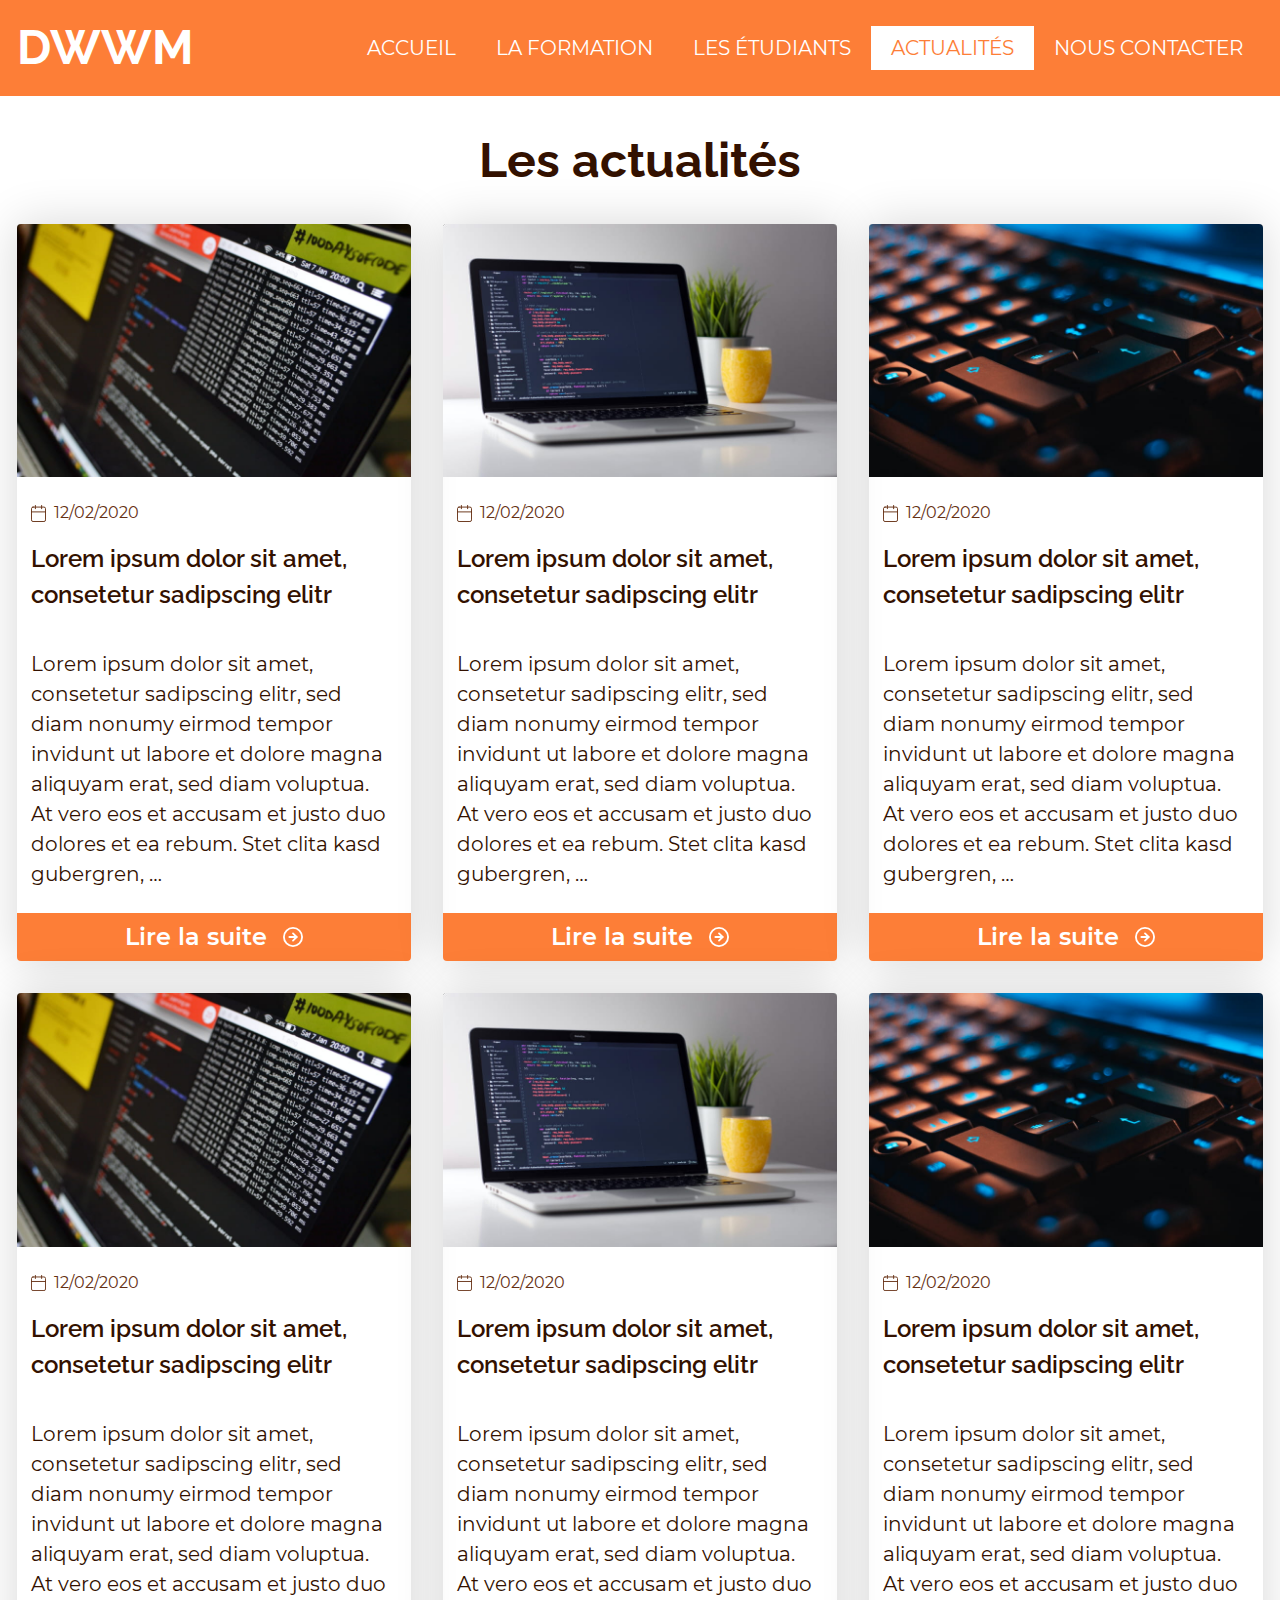
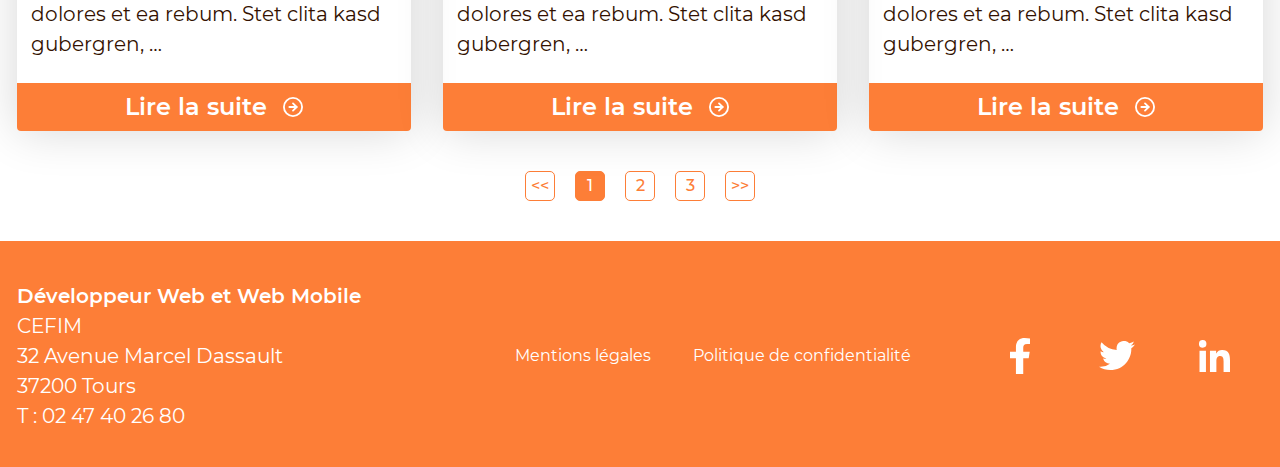
<file: news.html>
<!DOCTYPE html>
<html lang="fr_FR">
<head>
    <meta charset="UTF-8">
    <meta http-equiv="X-UA-Compatible" content="IE=edge">
    <meta name="viewport" content="width=device-width, initial-scale=1.0">
    <title>Actualités - DWWM2021-1</title>
    <link rel="stylesheet" href="css/reset.css">
    <link rel="stylesheet" href="css/style.css">
</head>

<body>

    <header class="main-header">
        <div class="container">
            <a href="index.html" class="logo">DWWM</a>
            <nav class="main-nav">
                <button class="toggle-menu" aria-expanded="false" aria-controls="menu">Menu</button>
                <ul id="menu" class="menu" role="list" hidden>
                    <li class="menu-item"><a href="index.html" class="menu-link">Accueil</a></li>
                    <li class="menu-item"><a href="course.html" class="menu-link">La formation</a></li>
                    <li class="menu-item"><a href="students.html" class="menu-link">Les étudiants</a></li>
                    <li class="menu-item"><a href="#" class="menu-link menu-current">Actualités</a></li>
                    <li class="menu-item"><a href="contact.html" class="menu-link">Nous contacter</a></li>
                </ul>
            </nav>
        </div>
    </header>

    <section class="news-page">
        <div class="container">
            <h1 class="h2-like">Les actualités</h1>
            <div class="news-grid">
                <article class="card">
                    <figure class="card-img"> 
                        <img src="img/news/news-01.jpg" srcset="img/news/news-01@2x.jpg" alt="Gros plan sur un écran d'ordinateur affichant du code">
                    </figure>
                    <div class="card-news-body">
                        <div class="card-news-date">
                            <img src="img/icons/icon-date.svg" alt="Icône de calendrier">
                            <time datetime="2020-02-12">12/02/2020</time>
                        </div>
                        <h2 class="h3-like">Lorem ipsum dolor sit amet, consetetur sadipscing elitr</h2>
                        <p class="p-card">Lorem ipsum dolor sit amet, consetetur sadipscing elitr, sed diam nonumy eirmod tempor invidunt ut labore et dolore magna aliquyam erat, sed diam voluptua. At vero eos et accusam et justo duo dolores et ea rebum. Stet clita kasd gubergren, …</p>
                    </div>
                    <div class="btn">Lire la suite<img src="img/icons/icon-arrow-circle-right.svg" alt="" aria-hidden="true"></div>
                    <a href="news-detail.html" class="card-link"><span class="screen-reader-text">Lire la suite</span></a>
                </article>
                <article class="card">
                    <figure class="card-img"> 
                        <img src="img/news/news-02.jpg" srcset="img/news/news-02@2x.jpg" alt="Un ordinateur portable qui affiche du code">
                    </figure>
                    <div class="card-news-body">
                        <div class="card-news-date">
                            <img src="img/icons/icon-date.svg" alt="Icône de calendrier">
                            <time datetime="2020-02-12">12/02/2020</time>
                        </div>
                        <h2 class="h3-like">Lorem ipsum dolor sit amet, consetetur sadipscing elitr</h2>
                        <p class="p-card">Lorem ipsum dolor sit amet, consetetur sadipscing elitr, sed diam nonumy eirmod tempor invidunt ut labore et dolore magna aliquyam erat, sed diam voluptua. At vero eos et accusam et justo duo dolores et ea rebum. Stet clita kasd gubergren, …</p>
                    </div>
                    <div class="btn">Lire la suite<img src="img/icons/icon-arrow-circle-right.svg" alt="" aria-hidden="true"></div>
                    <a href="news-detail.html" class="card-link"><span class="screen-reader-text">Lire la suite</span></a>
                </article>
                <article class="card">
                    <figure class="card-img"> 
                        <img src="img/news/news-03.jpg" srcset="img/news/news-03@2x.jpg" alt="Gros plan sur un clavier d'ordinateur">
                    </figure>
                    <div class="card-news-body">
                        <div class="card-news-date">
                            <img src="img/icons/icon-date.svg" alt="Icône de calendrier">
                            <time datetime="2020-02-12">12/02/2020</time>
                        </div>
                        <h2 class="h3-like">Lorem ipsum dolor sit amet, consetetur sadipscing elitr</h2>
                        <p class="p-card">Lorem ipsum dolor sit amet, consetetur sadipscing elitr, sed diam nonumy eirmod tempor invidunt ut labore et dolore magna aliquyam erat, sed diam voluptua. At vero eos et accusam et justo duo dolores et ea rebum. Stet clita kasd gubergren, …</p>
                    </div>
                    <div class="btn">Lire la suite<img src="img/icons/icon-arrow-circle-right.svg" alt="" aria-hidden="true"></div>
                    <a href="news-detail.html" class="card-link"><span class="screen-reader-text">Lire la suite</span></a>
                </article>
                <article class="card">
                    <figure class="card-img"> 
                        <img src="img/news/news-01.jpg" srcset="img/news/news-01@2x.jpg" alt="Gros plan sur un écran d'ordinateur affichant du code">
                    </figure>
                    <div class="card-news-body">
                        <div class="card-news-date">
                            <img src="img/icons/icon-date.svg" alt="Icône de calendrier">
                            <time datetime="2020-02-12">12/02/2020</time>
                        </div>
                        <h2 class="h3-like">Lorem ipsum dolor sit amet, consetetur sadipscing elitr</h2>
                        <p class="p-card">Lorem ipsum dolor sit amet, consetetur sadipscing elitr, sed diam nonumy eirmod tempor invidunt ut labore et dolore magna aliquyam erat, sed diam voluptua. At vero eos et accusam et justo duo dolores et ea rebum. Stet clita kasd gubergren, …</p>
                    </div>
                    <div class="btn">Lire la suite<img src="img/icons/icon-arrow-circle-right.svg" alt="" aria-hidden="true"></div>
                    <a href="news-detail.html" class="card-link"><span class="screen-reader-text">Lire la suite</span></a>
                </article>
                <article class="card">
                    <figure class="card-img"> 
                        <img src="img/news/news-02.jpg" srcset="img/news/news-02@2x.jpg" alt="Un ordinateur portable qui affiche du code">
                    </figure>
                    <div class="card-news-body">
                        <div class="card-news-date">
                            <img src="img/icons/icon-date.svg" alt="Icône de calendrier">
                            <time datetime="2020-02-12">12/02/2020</time>
                        </div>
                        <h2 class="h3-like">Lorem ipsum dolor sit amet, consetetur sadipscing elitr</h2>
                        <p class="p-card">Lorem ipsum dolor sit amet, consetetur sadipscing elitr, sed diam nonumy eirmod tempor invidunt ut labore et dolore magna aliquyam erat, sed diam voluptua. At vero eos et accusam et justo duo dolores et ea rebum. Stet clita kasd gubergren, …</p>
                    </div>
                    <div class="btn">Lire la suite<img src="img/icons/icon-arrow-circle-right.svg" alt="" aria-hidden="true"></div>
                    <a href="news-detail.html" class="card-link"><span class="screen-reader-text">Lire la suite</span></a>
                </article>
                <article class="card">
                    <figure class="card-img"> 
                        <img src="img/news/news-03.jpg" srcset="img/news/news-03@2x.jpg" alt="Gros plan sur un clavier d'ordinateur">
                    </figure>
                    <div class="card-news-body">
                        <div class="card-news-date">
                            <img src="img/icons/icon-date.svg" alt="Icône de calendrier">
                            <time datetime="2020-02-12">12/02/2020</time>
                        </div>
                        <h2 class="h3-like">Lorem ipsum dolor sit amet, consetetur sadipscing elitr</h2>
                        <p class="p-card">Lorem ipsum dolor sit amet, consetetur sadipscing elitr, sed diam nonumy eirmod tempor invidunt ut labore et dolore magna aliquyam erat, sed diam voluptua. At vero eos et accusam et justo duo dolores et ea rebum. Stet clita kasd gubergren, …</p>
                    </div>
                    <div class="btn">Lire la suite<img src="img/icons/icon-arrow-circle-right.svg" alt="" aria-hidden="true"></div>
                    <a href="news-detail.html" class="card-link"><span class="screen-reader-text">Lire la suite</span></a>
                </article>
            </div>
            <div class="slider">
                <!-- Articles -->
                <ul class="slider-btn-list">
                    <li><button class="slider-btn-left" aria-label="Slide précedente">&lt;&lt;</button></li>
                    <li><button class="slider-btn-number active" aria-label="Slide 1">1</button></li>
                    <li><button class="slider-btn-number" aria-label="Slide 2">2</button></li>
                    <li><button class="slider-btn-number" aria-label="Slide 3">3</button></li>
                    <li><button class="slider-btn-right"aria-label="Slide suivante">&gt;&gt;</button></li>
                </ul>
            </div>
        </div>
    </section>

    <footer class="main-footer">
        <div class="container">
            <div class="main-footer-grid">
                <address class='main-footer-address'>
                    <ul class="address-list">
                        <li class="address-title">Développeur Web et Web Mobile</li>
                        <li class="address-item">CEFIM</li>
                        <li class="address-item">32 Avenue Marcel Dassault</li>
                        <li class="address-item">37200 Tours</li>
                        <li class="address-item"><a class="footer-link" href="tel:+33247402680">T : 02 47 40 26 80</a></li>
                    </ul>
                </address>
                <div class="main-footer-legal">
                    <a class="footer-link" href="policy.html">Mentions légales</a>
                    <a class="footer-link" href="policy.html">Politique de confidentialité</a>
                </div>
                <div class="main-footer-social">
                    <ul class="social-list">
                        <li>
                            <a class="social-icon" href="https://www.facebook.com/cefimformation/" target="_blank"><img src="img/icons/icon-facebook.svg" alt="Icône de Facebook"></a>
                        </li>
                        <li>
                            <a class="social-icon" href="https://twitter.com/cefimformation?lang=fr" target="_blank"><img src="img/icons/icon-twitter.svg" alt="Icône de Twitter"></a>
                        </li>
                        <li>
                            <a class="social-icon" href="https://www.linkedin.com/school/cefim/?originalSubdomain=fr" target="_blank"><img src="img/icons/icon-linkedin.svg" alt="Icône de Linkedin"></a>
                        </li>
                    </ul>
                </div>
            </div>
        </div>
    </footer>

    <script src="js/nav.js"></script>

</body>
</html>
</file>
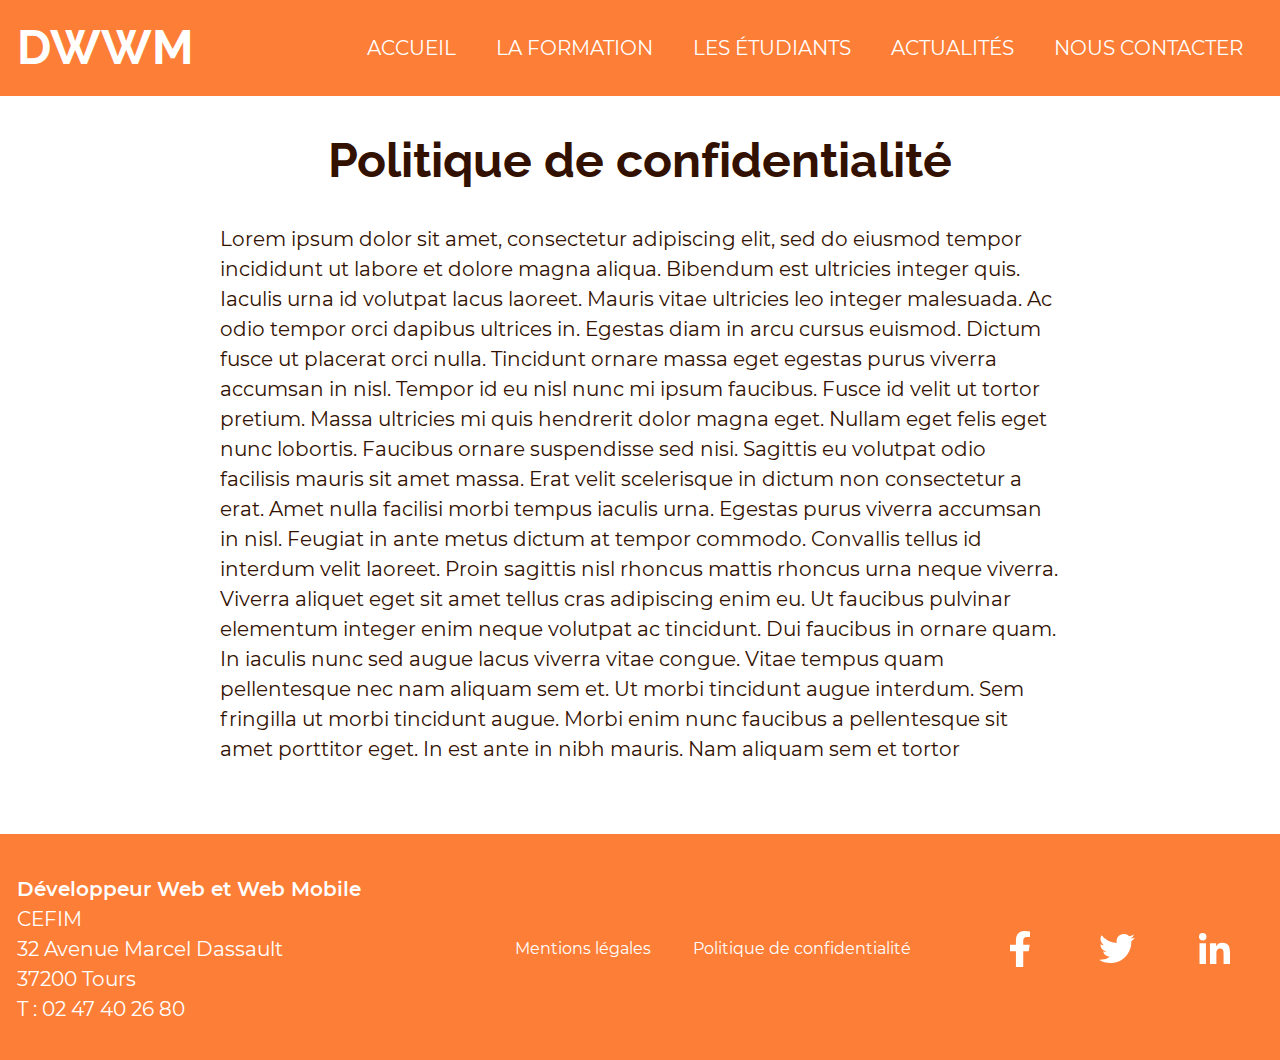
<file: policy.html>
<!DOCTYPE html>
<html lang="fr_FR">
<head>
    <meta charset="UTF-8">
    <meta http-equiv="X-UA-Compatible" content="IE=edge">
    <meta name="viewport" content="width=device-width, initial-scale=1.0">
    <title>Politique de confidentialité - DWWM2021-1</title>
    <link rel="stylesheet" href="css/reset.css">
    <link rel="stylesheet" href="css/style.css">
</head>

<body>
    <header class="main-header">
        <div class="container">
            <a href="index.html" class="logo">DWWM</a>
            <nav class="main-nav">
                <button class="toggle-menu" aria-expanded="false" aria-controls="menu">Menu</button>
                <ul id="menu" class="menu" role="list" hidden>
                    <li class="menu-item"><a href="index.html" class="menu-link">Accueil</a></li>
                    <li class="menu-item"><a href="course.html" class="menu-link">La formation</a></li>
                    <li class="menu-item"><a href="students.html" class="menu-link">Les étudiants</a></li>
                    <li class="menu-item"><a href="news.html" class="menu-link">Actualités</a></li>
                    <li class="menu-item"><a href="contact.html" class="menu-link">Nous contacter</a></li>
                </ul>
            </nav>
        </div>
    </header>

    <section class="policy-page">
        <div class="container">
            <div class="policy-presentation">
                <h1 class="h2-like">Politique de confidentialité</h1>
                <p class="p-card-like">Lorem ipsum dolor sit amet, consectetur adipiscing elit, sed do eiusmod tempor incididunt ut labore et dolore magna aliqua. Bibendum est ultricies integer quis. Iaculis urna id volutpat lacus laoreet. Mauris vitae ultricies leo integer malesuada. Ac odio tempor orci dapibus ultrices in. Egestas diam in arcu cursus euismod. Dictum fusce ut placerat orci nulla. Tincidunt ornare massa eget egestas purus viverra accumsan in nisl. Tempor id eu nisl nunc mi ipsum faucibus. Fusce id velit ut tortor pretium. Massa ultricies mi quis hendrerit dolor magna eget. Nullam eget felis eget nunc lobortis. Faucibus ornare suspendisse sed nisi. Sagittis eu volutpat odio facilisis mauris sit amet massa. Erat velit scelerisque in dictum non consectetur a erat. Amet nulla facilisi morbi tempus iaculis urna. Egestas purus viverra accumsan in nisl. Feugiat in ante metus dictum at tempor commodo. Convallis tellus id interdum velit laoreet. Proin sagittis nisl rhoncus mattis rhoncus urna neque viverra. Viverra aliquet eget sit amet tellus cras adipiscing enim eu. Ut faucibus pulvinar elementum integer enim neque volutpat ac tincidunt. Dui faucibus in ornare quam. In iaculis nunc sed augue lacus viverra vitae congue. Vitae tempus quam pellentesque nec nam aliquam sem et. Ut morbi tincidunt augue interdum. Sem fringilla ut morbi tincidunt augue. Morbi enim nunc faucibus a pellentesque sit amet porttitor eget. In est ante in nibh mauris. Nam aliquam sem et tortor</p>
            </div>
        </div>
    </section>

    <footer class="main-footer">
        <div class="container">
            <div class="main-footer-grid">
                <address class='main-footer-address'>
                    <ul class="address-list">
                        <li class="address-title">Développeur Web et Web Mobile</li>
                        <li class="address-item">CEFIM</li>
                        <li class="address-item">32 Avenue Marcel Dassault</li>
                        <li class="address-item">37200 Tours</li>
                        <li class="address-item"><a class="footer-link" href="tel:+33247402680">T : 02 47 40 26 80</a></li>
                    </ul>
                </address>
                <div class="main-footer-legal">
                    <a class="footer-link" href="policy.html">Mentions légales</a>
                    <a class="footer-link" href="policy.html">Politique de confidentialité</a>
                </div>
                <div class="main-footer-social">
                    <ul class="social-list">
                        <li>
                            <a class="social-icon" href="https://www.facebook.com/cefimformation/" target="_blank"><img src="img/icons/icon-facebook.svg" alt="Icône de Facebook"></a>
                        </li>
                        <li>
                            <a class="social-icon" href="https://twitter.com/cefimformation?lang=fr" target="_blank"><img src="img/icons/icon-twitter.svg" alt="Icône de Twitter"></a>
                        </li>
                        <li>
                            <a class="social-icon" href="https://www.linkedin.com/school/cefim/?originalSubdomain=fr" target="_blank"><img src="img/icons/icon-linkedin.svg" alt="Icône de Linkedin"></a>
                        </li>
                    </ul>
                </div>
            </div>
        </div>
    </footer>

    <script src="js/nav.js"></script>

</body>
</html>
</file>
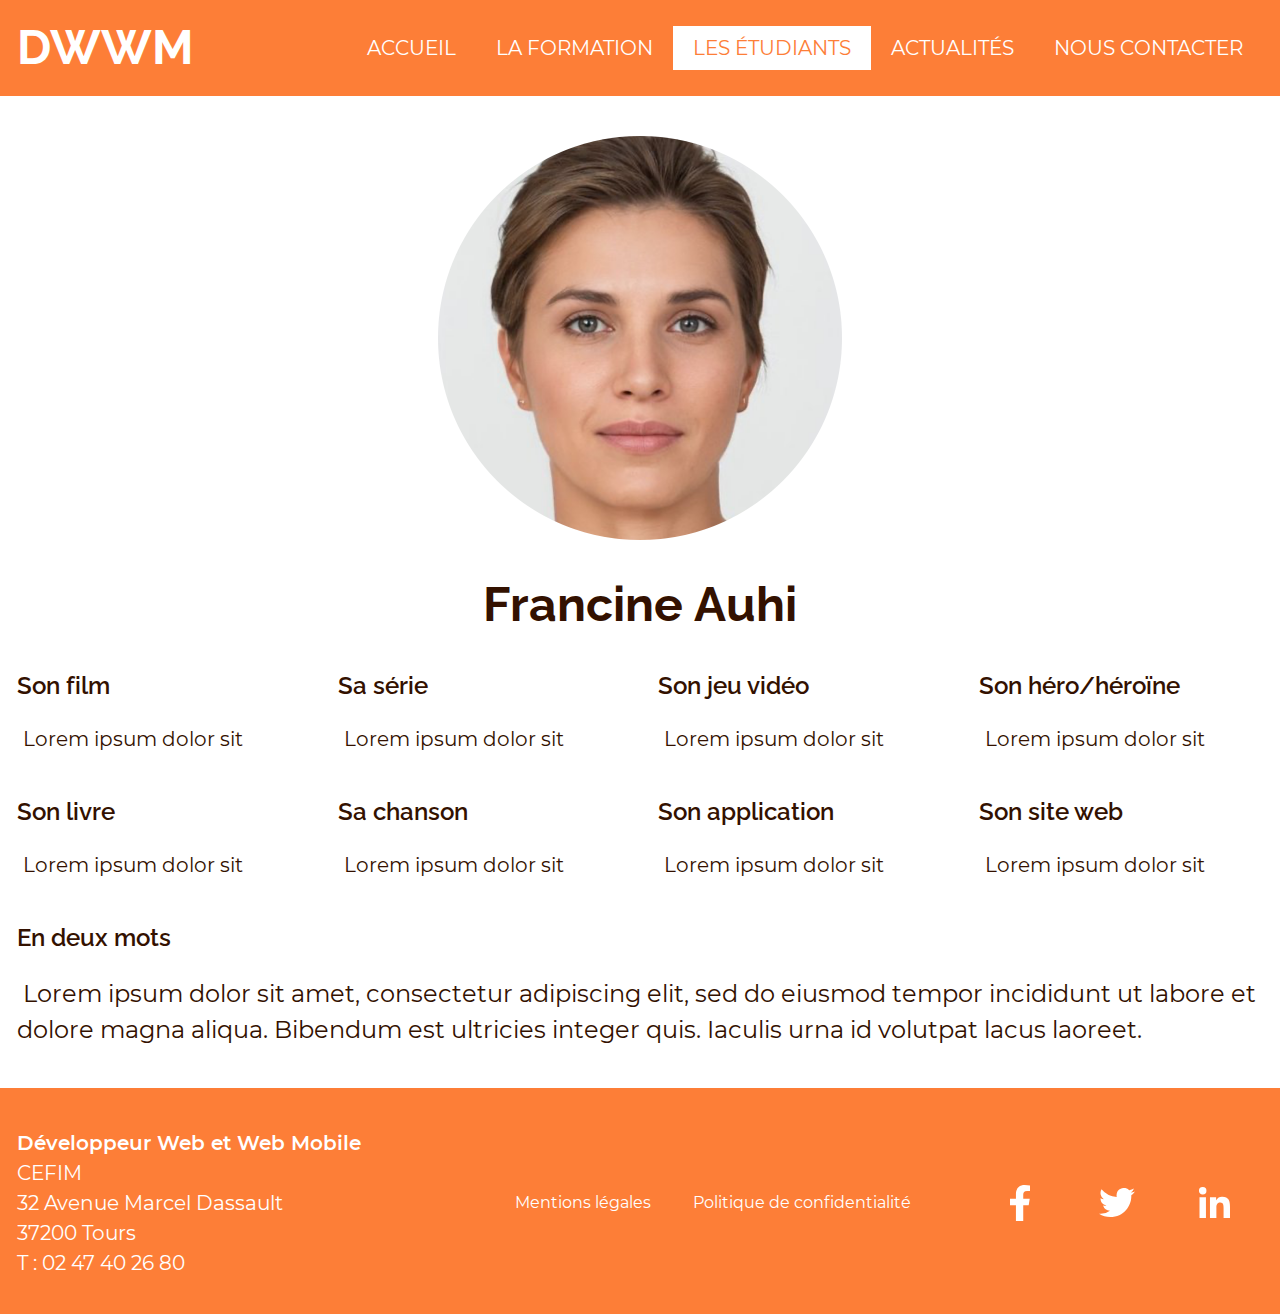
<file: students-pres.html>
<!DOCTYPE html>
<html lang="fr_FR">
<head>
    <meta charset="UTF-8">
    <meta http-equiv="X-UA-Compatible" content="IE=edge">
    <meta name="viewport" content="width=device-width, initial-scale=1.0">
    <title>Présentation étudiant - DWWM2021-1</title>
    <link rel="stylesheet" href="css/reset.css">
    <link rel="stylesheet" href="css/style.css">
</head>

<body>

    <header class="main-header">
        <div class="container">
            <a href="index.html" class="logo">DWWM</a>
            <nav class="main-nav">
                <button class="toggle-menu" aria-expanded="false" aria-controls="menu">Menu</button>
                <ul id="menu" class="menu" role="list" hidden>
                    <li class="menu-item"><a href="index.html" class="menu-link">Accueil</a></li>
                    <li class="menu-item"><a href="course.html" class="menu-link">La formation</a></li>
                    <li class="menu-item"><a href="students.html" class="menu-link menu-current">Les étudiants</a></li>
                    <li class="menu-item"><a href="news.html" class="menu-link">Actualités</a></li>
                    <li class="menu-item"><a href="contact.html" class="menu-link">Nous contacter</a></li>
                </ul>
            </nav>
        </div>
    </header>

    <div class="student-page">
        <div class="container">
            <figure class="student-page-img">
                <img src="img/students-focus/portrait-focus-francine-auhi.png" srcset="img/students-focus/portrait-focus-francine-auhi@2x.png" alt="Portrait de Francine Auhi">
            </figure>
            <h1 class="h2-like">Francine Auhi</h1>
            <ul class="student-info-list">
                <li class="student-info-item">
                    <h2 class="h3-like">Son film</h2>
                    <p class="p-card-like">Lorem ipsum dolor sit</p>
                </li>
                <li class="student-info-item">
                    <h2 class="h3-like">Sa série</h2>
                    <p class="p-card-like">Lorem ipsum dolor sit</p>
                </li>
                <li class="student-info-item">
                    <h2 class="h3-like">Son jeu vidéo</h2>
                    <p class="p-card-like">Lorem ipsum dolor sit</p>
                </li>
                <li class="student-info-item">
                    <h2 class="h3-like">Son héro/héroïne</h2>
                    <p class="p-card-like">Lorem ipsum dolor sit</p>
                </li>
                <li class="student-info-item">
                    <h2 class="h3-like">Son livre</h2>
                    <p class="p-card-like">Lorem ipsum dolor sit</p>
                </li>
                <li class="student-info-item">
                    <h2 class="h3-like">Sa chanson</h2>
                    <p class="p-card-like">Lorem ipsum dolor sit</p>
                </li>
                <li class="student-info-item">
                    <h2 class="h3-like">Son application</h2>
                    <p class="p-card-like">Lorem ipsum dolor sit</p>
                </li>
                <li class="student-info-item">
                    <h2 class="h3-like">Son site web</h2>
                    <p class="p-card-like">Lorem ipsum dolor sit</p>
                </li>
                <li class="student-info-item">
                    <h2 class="h3-like">En deux mots</h2>
                    <p class="p-student-resume">Lorem ipsum dolor sit amet, consectetur adipiscing elit, sed do eiusmod tempor incididunt ut labore et dolore magna aliqua. Bibendum est ultricies integer quis. Iaculis urna id volutpat lacus laoreet.</p>
                </li>
            </ul>
        </div>
    </div>

    <footer class="main-footer">
        <div class="container">
            <div class="main-footer-grid">
                <address class='main-footer-address'>
                    <ul class="address-list">
                        <li class="address-title">Développeur Web et Web Mobile</li>
                        <li class="address-item">CEFIM</li>
                        <li class="address-item">32 Avenue Marcel Dassault</li>
                        <li class="address-item">37200 Tours</li>
                        <li class="address-item"><a class="footer-link" href="tel:+33247402680">T : 02 47 40 26 80</a></li>
                    </ul>
                </address>
                <div class="main-footer-legal">
                    <a class="footer-link" href="policy.html">Mentions légales</a>
                    <a class="footer-link" href="policy.html">Politique de confidentialité</a>
                </div>
                <div class="main-footer-social">
                    <ul class="social-list">
                        <li>
                            <a class="social-icon" href="https://www.facebook.com/cefimformation/" target="_blank"><img src="img/icons/icon-facebook.svg" alt="Icône de Facebook"></a>
                        </li>
                        <li>
                            <a class="social-icon" href="https://twitter.com/cefimformation?lang=fr" target="_blank"><img src="img/icons/icon-twitter.svg" alt="Icône de Twitter"></a>
                        </li>
                        <li>
                            <a class="social-icon" href="https://www.linkedin.com/school/cefim/?originalSubdomain=fr" target="_blank"><img src="img/icons/icon-linkedin.svg" alt="Icône de Linkedin"></a>
                        </li>
                    </ul>
                </div>
            </div>
        </div>
    </footer>

    <script src="js/nav.js"></script>
    
</body>
</html>
</file>
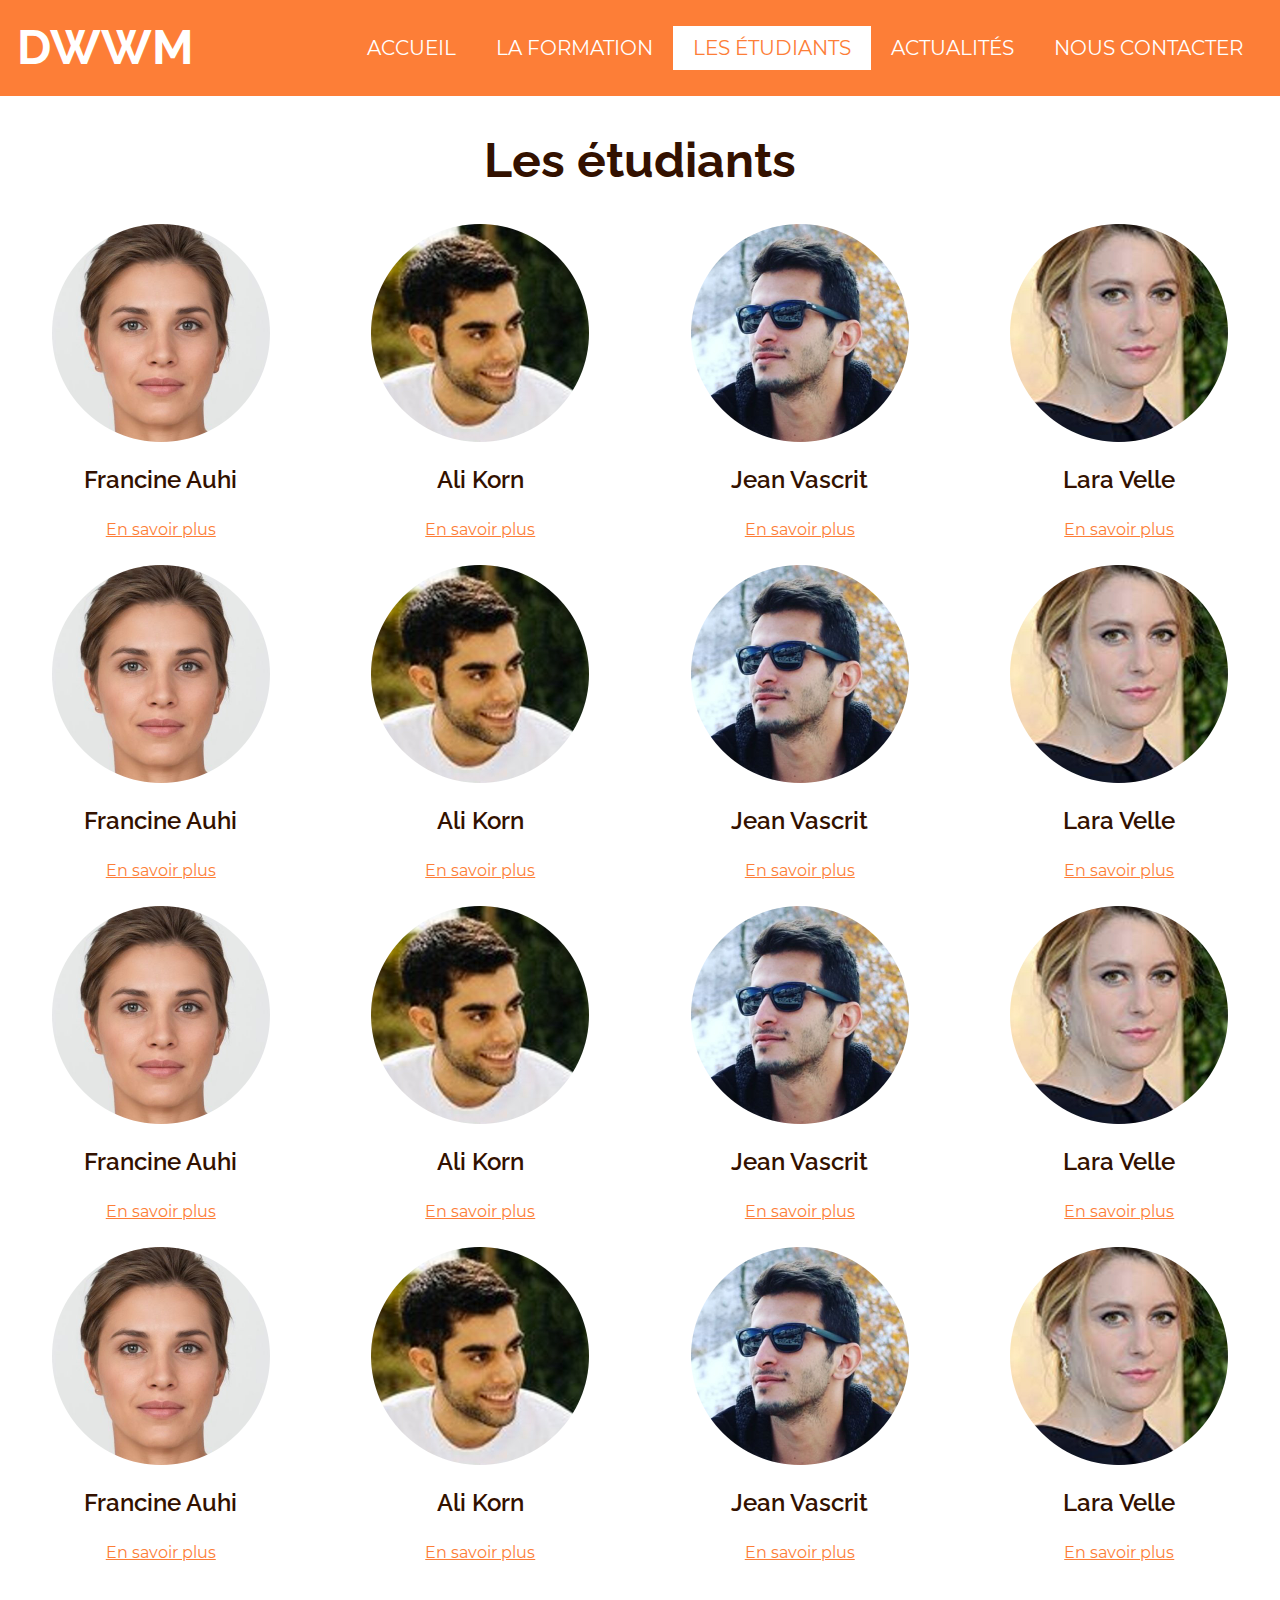
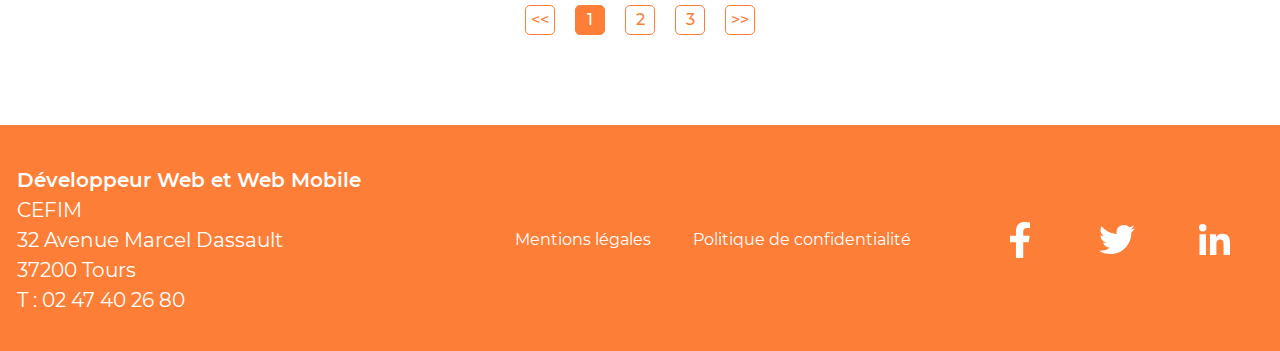
<file: students.html>
<!DOCTYPE html>
<html lang="fr_FR">
<head>
    <meta charset="UTF-8">
    <meta http-equiv="X-UA-Compatible" content="IE=edge">
    <meta name="viewport" content="width=device-width, initial-scale=1.0">
    <title>Les étudiants - DWWM2021-1</title>
    <link rel="stylesheet" href="css/reset.css">
    <link rel="stylesheet" href="css/style.css">
</head>

<body>

    <header class="main-header">
        <div class="container">
            <a href="index.html" class="logo">DWWM</a>
            <nav class="main-nav">
                <button class="toggle-menu" aria-expanded="false" aria-controls="menu">Menu</button>
                <ul id="menu" class="menu" role="list" hidden>
                    <li class="menu-item"><a href="index.html" class="menu-link">Accueil</a></li>
                    <li class="menu-item"><a href="course.html" class="menu-link">La formation</a></li>
                    <li class="menu-item"><a href="#" class="menu-link menu-current">Les étudiants</a></li>
                    <li class="menu-item"><a href="news.html" class="menu-link">Actualités</a></li>
                    <li class="menu-item"><a href="contact.html" class="menu-link">Nous contacter</a></li>
                </ul>
            </nav>
        </div>
    </header>

    <section class="students-page">
        <div class="container">
            <h1 class="h2-like">Les étudiants</h1>
            <ul class="students-list">
                <li class="student-item">
                    <figure class="student-img">
                        <img src="img/students/portrait-francine-auhi.png" srcset="img/students/portrait-francine-auhi@2x.png" alt="Portrait de Francine Auhi">
                    </figure>
                    <h2 class="h3-like">Francine Auhi</h2>
                    <div class="student-link-style">En savoir plus</div>
                    <a class="student-link" href="students-pres.html"><span class="screen-reader-text">En savoir plus</span></a>
                </li>
                <li class="student-item">
                    <figure class="student-img">
                        <img src="img/students/portrait-ali-korn.png" srcset="img/students/portrait-ali-korn@2x.png" alt="Portrait de Ali Korn">
                    </figure>
                    <h2 class="h3-like">Ali Korn</h2>
                    <div class="student-link-style">En savoir plus</div>
                    <a class="student-link" href="students-pres.html"><span class="screen-reader-text">En savoir plus</span></a>
                </li>
                <li class="student-item">
                    <figure class="student-img">
                        <img src="img/students/portrait-jean-vascrit.png" srcset="img/students/portrait-jean-vascrit@2x.png" alt="Portrait de Jean Vascrit">
                    </figure>
                    <h2 class="h3-like">Jean Vascrit</h2>
                    <div class="student-link-style">En savoir plus</div>
                    <a class="student-link" href="students-pres.html"><span class="screen-reader-text">En savoir plus</span></a>
                </li>
                <li class="student-item">
                    <figure class="student-img">
                        <img src="img/students/portrait-lara-velle.png" srcset="img/students/portrait-lara-velle@2x.png" alt="Portrait de Lara Velle">
                    </figure>
                    <h2 class="h3-like">Lara Velle</h2>
                    <div class="student-link-style">En savoir plus</div>
                    <a class="student-link" href="students-pres.html"><span class="screen-reader-text">En savoir plus</span></a>
                </li>
                <li class="student-item">
                    <figure class="student-img">
                        <img src="img/students/portrait-francine-auhi.png" srcset="img/students/portrait-francine-auhi@2x.png" alt="Portrait de Francine Auhi">
                    </figure>
                    <h2 class="h3-like">Francine Auhi</h2>
                    <div class="student-link-style">En savoir plus</div>
                    <a class="student-link" href="students-pres.html"><span class="screen-reader-text">En savoir plus</span></a>
                </li>
                <li class="student-item">
                    <figure class="student-img">
                        <img src="img/students/portrait-ali-korn.png" srcset="img/students/portrait-ali-korn@2x.png" alt="Portrait de Ali Korn">
                    </figure>
                    <h2 class="h3-like">Ali Korn</h2>
                    <div class="student-link-style">En savoir plus</div>
                    <a class="student-link" href="students-pres.html"><span class="screen-reader-text">En savoir plus</span></a>
                </li>
                <li class="student-item">
                    <figure class="student-img">
                        <img src="img/students/portrait-jean-vascrit.png" srcset="img/students/portrait-jean-vascrit@2x.png" alt="Portrait de Jean Vascrit">
                    </figure>
                    <h2 class="h3-like">Jean Vascrit</h2>
                    <div class="student-link-style">En savoir plus</div>
                    <a class="student-link" href="students-pres.html"><span class="screen-reader-text">En savoir plus</span></a>
                </li>
                <li class="student-item">
                    <figure class="student-img">
                        <img src="img/students/portrait-lara-velle.png" srcset="img/students/portrait-lara-velle@2x.png" alt="Portrait de Lara Velle">
                    </figure>
                    <h2 class="h3-like">Lara Velle</h2>
                    <div class="student-link-style">En savoir plus</div>
                    <a class="student-link" href="students-pres.html"><span class="screen-reader-text">En savoir plus</span></a>
                </li>
                <li class="student-item">
                    <figure class="student-img">
                        <img src="img/students/portrait-francine-auhi.png" srcset="img/students/portrait-francine-auhi@2x.png" alt="Portrait de Francine Auhi">
                    </figure>
                    <h2 class="h3-like">Francine Auhi</h2>
                    <div class="student-link-style">En savoir plus</div>
                    <a class="student-link" href="students-pres.html"><span class="screen-reader-text">En savoir plus</span></a>
                </li>
                <li class="student-item">
                    <figure class="student-img">
                        <img src="img/students/portrait-ali-korn.png" srcset="img/students/portrait-ali-korn@2x.png" alt="Portrait de Ali Korn">
                    </figure>
                    <h2 class="h3-like">Ali Korn</h2>
                    <div class="student-link-style">En savoir plus</div>
                    <a class="student-link" href="students-pres.html"><span class="screen-reader-text">En savoir plus</span></a>
                </li>
                <li class="student-item">
                    <figure class="student-img">
                        <img src="img/students/portrait-jean-vascrit.png" srcset="img/students/portrait-jean-vascrit@2x.png" alt="Portrait de Jean Vascrit">
                    </figure>
                    <h2 class="h3-like">Jean Vascrit</h2>
                    <div class="student-link-style">En savoir plus</div>
                    <a class="student-link" href="students-pres.html"><span class="screen-reader-text">En savoir plus</span></a>
                </li>
                <li class="student-item">
                    <figure class="student-img">
                        <img src="img/students/portrait-lara-velle.png" srcset="img/students/portrait-lara-velle@2x.png" alt="Portrait de Lara Velle">
                    </figure>
                    <h2 class="h3-like">Lara Velle</h2>
                    <div class="student-link-style">En savoir plus</div>
                    <a class="student-link" href="students-pres.html"><span class="screen-reader-text">En savoir plus</span></a>
                </li>
                <li class="student-item">
                    <figure class="student-img">
                        <img src="img/students/portrait-francine-auhi.png" srcset="img/students/portrait-francine-auhi@2x.png" alt="Portrait de Francine Auhi">
                    </figure>
                    <h2 class="h3-like">Francine Auhi</h2>
                    <div class="student-link-style">En savoir plus</div>
                    <a class="student-link" href="students-pres.html"><span class="screen-reader-text">En savoir plus</span></a>
                </li>
                <li class="student-item">
                    <figure class="student-img">
                        <img src="img/students/portrait-ali-korn.png" srcset="img/students/portrait-ali-korn@2x.png" alt="Portrait de Ali Korn">
                    </figure>
                    <h2 class="h3-like">Ali Korn</h2>
                    <div class="student-link-style">En savoir plus</div>
                    <a class="student-link" href="students-pres.html"><span class="screen-reader-text">En savoir plus</span></a>
                </li>
                <li class="student-item">
                    <figure class="student-img">
                        <img src="img/students/portrait-jean-vascrit.png" srcset="img/students/portrait-jean-vascrit@2x.png" alt="Portrait de Jean Vascrit">
                    </figure>
                    <h2 class="h3-like">Jean Vascrit</h2>
                    <div class="student-link-style">En savoir plus</div>
                    <a class="student-link" href="students-pres.html"><span class="screen-reader-text">En savoir plus</span></a>
                </li>
                <li class="student-item">
                    <figure class="student-img">
                        <img src="img/students/portrait-lara-velle.png" srcset="img/students/portrait-lara-velle@2x.png" alt="Portrait de Lara Velle">
                    </figure>
                    <h2 class="h3-like">Lara Velle</h2>
                    <div class="student-link-style">En savoir plus</div>
                    <a class="student-link" href="students-pres.html"><span class="screen-reader-text">En savoir plus</span></a>
                </li>
            </ul>
            <div class="slider">
                <!-- Articles -->
                <ul class="slider-btn-list">
                    <li><button class="slider-btn-left" aria-label="Slide précedente">&lt;&lt;</button></li>
                    <li><button class="slider-btn-number active" aria-label="Slide 1">1</button></li>
                    <li><button class="slider-btn-number" aria-label="Slide 2">2</button></li>
                    <li><button class="slider-btn-number" aria-label="Slide 3">3</button></li>
                    <li><button class="slider-btn-right"aria-label="Slide suivante">&gt;&gt;</button></li>
                </ul>
            </div>
        </div>
    </section>

    <footer class="main-footer">
        <div class="container">
            <div class="main-footer-grid">
                <address class='main-footer-address'>
                    <ul class="address-list">
                        <li class="address-title">Développeur Web et Web Mobile</li>
                        <li class="address-item">CEFIM</li>
                        <li class="address-item">32 Avenue Marcel Dassault</li>
                        <li class="address-item">37200 Tours</li>
                        <li class="address-item"><a class="footer-link" href="tel:+33247402680">T : 02 47 40 26 80</a></li>
                    </ul>
                </address>
                <div class="main-footer-legal">
                    <a class="footer-link" href="policy.html">Mentions légales</a>
                    <a class="footer-link" href="policy.html">Politique de confidentialité</a>
                </div>
                <div class="main-footer-social">
                    <ul class="social-list">
                        <li>
                            <a class="social-icon" href="https://www.facebook.com/cefimformation/" target="_blank"><img src="img/icons/icon-facebook.svg" alt="Icône de Facebook"></a>
                        </li>
                        <li>
                            <a class="social-icon" href="https://twitter.com/cefimformation?lang=fr" target="_blank"><img src="img/icons/icon-twitter.svg" alt="Icône de Twitter"></a>
                        </li>
                        <li>
                            <a class="social-icon" href="https://www.linkedin.com/school/cefim/?originalSubdomain=fr" target="_blank"><img src="img/icons/icon-linkedin.svg" alt="Icône de Linkedin"></a>
                        </li>
                    </ul>
                </div>
            </div>
        </div>
    </footer>

    <script src="js/nav.js"></script>

</body>
</html>
</file>
<file: css/style.css>
/* montserrat-regular - latin */
@font-face {
	font-family: "Montserrat";
	font-style: normal;
	font-weight: 400;
	src: local(""),
		url("../fonts/montserrat-v15-latin-regular.woff2") format("woff2"),
		/* Chrome 26+, Opera 23+, Firefox 39+ */
			url("../fonts/montserrat-v15-latin-regular.woff") format("woff"); /* Chrome 6+, Firefox 3.6+, IE 9+, Safari 5.1+ */
}

/* montserrat-italic - latin */
@font-face {
	font-family: "Montserrat";
	font-style: italic;
	font-weight: 400;
	src: local(""),
		url("../fonts/montserrat-v15-latin-italic.woff2") format("woff2"),
		/* Chrome 26+, Opera 23+, Firefox 39+ */
			url("../fonts/montserrat-v15-latin-italic.woff") format("woff"); /* Chrome 6+, Firefox 3.6+, IE 9+, Safari 5.1+ */
}

/* montserrat-500 - latin */
@font-face {
	font-family: "Montserrat";
	font-style: normal;
	font-weight: 500;
	src: local(""),
		url("../fonts/montserrat-v15-latin-500.woff2") format("woff2"),
		/* Chrome 26+, Opera 23+, Firefox 39+ */
			url("../fonts/montserrat-v15-latin-500.woff") format("woff"); /* Chrome 6+, Firefox 3.6+, IE 9+, Safari 5.1+ */
}

/* montserrat-600 - latin */
@font-face {
	font-family: "Montserrat";
	font-style: normal;
	font-weight: 600;
	src: local(""),
		url("../fonts/montserrat-v15-latin-600.woff2") format("woff2"),
		/* Chrome 26+, Opera 23+, Firefox 39+ */
			url("../fonts/montserrat-v15-latin-600.woff") format("woff"); /* Chrome 6+, Firefox 3.6+, IE 9+, Safari 5.1+ */
}

/* raleway-600 - latin */
@font-face {
	font-family: "Raleway";
	font-style: normal;
	font-weight: 600;
	src: local(""), url("../fonts/raleway-v19-latin-600.woff2") format("woff2"),
		/* Chrome 26+, Opera 23+, Firefox 39+ */
			url("../fonts/raleway-v19-latin-600.woff") format("woff"); /* Chrome 6+, Firefox 3.6+, IE 9+, Safari 5.1+ */
}

/* raleway-700 - latin */
@font-face {
	font-family: "Raleway";
	font-style: normal;
	font-weight: 700;
	src: local(""), url("../fonts/raleway-v19-latin-700.woff2") format("woff2"),
		/* Chrome 26+, Opera 23+, Firefox 39+ */
			url("../fonts/raleway-v19-latin-700.woff") format("woff"); /* Chrome 6+, Firefox 3.6+, IE 9+, Safari 5.1+ */
}


/* Styles généraux -------------------------------------------------- */

:root {
     --primary: #fd7e37;
     --secondary: #fff;
	--font-color: #331100;
     --date-color: #663014;
     
     /* Couleur complémentaire de la primary pour le focus
     rgb: 55,182,253 (rgb utilisé pour focus cards) */
     --focus: #37B6FD;
}

:focus {
	outline: .4rem solid var(--focus);
     outline-style: outset;
     border-radius: .4rem;
}

input:focus,
textarea:focus {
     outline: .4rem solid var(--primary);
     outline-style: outset;
}

body {
	font-family: "Montserrat", sans-serif;
	color: var(--font-color);
	font-size: 1.6rem;
	line-height: 1.5;
	text-align: center;
	background-color: var(--secondary)
}

/* Text meant only for screen readers. */
.screen-reader-text {
     clip: rect(1px, 1px, 1px, 1px);
     height: 1px;
     overflow: hidden;
     width: 1px;
     position: absolute;
     white-space: nowrap;
}


/* Typography ------------------------------------------ */

h1,
h2,
h3 {
     font-family: "Raleway", sans-serif;
}

h1,
.h1-like {
     font-weight: 700;
     font-size: 3rem;
     line-height: 1.2;
}

h2,
.h2-like {
     font-weight: 700;
     font-size: 3rem;
     line-height: 1;
     margin-bottom: 4rem;
}

h3,
.h3-like {
     font-weight: 600;
     font-size: 2rem;
     line-height: 1.5;
     margin-bottom: 2rem;
}

p {
     font-size: 2rem;
}

.p-card,
.p-card-like {
     font-size: 1.6rem;
}

.p-description {
     font-size: 2rem;
     font-weight: 600;
     text-indent: .6rem;
     max-width: 84rem;
     margin-left: auto;
     margin-right: auto;
     text-align: left;
}

a {
     text-decoration: none;
     color: var(--secondary)
}

time {
     font-size: 1.6;
     color: var(--date-color)
}

@media screen and (min-width: 48em) {
     h1,
     .h1-like {
          font-size: 7.2rem;
     }
     h2,
     .h2-like {
          font-size: 4.8rem;
     }
     h3,
     .h3-like {
          font-size: 2.4rem;
     }
     p {
          font-size: 2.4rem;
     }
     .p-card,
     .p-card-like {
          font-size: 2rem;
     }
     .p-description {
          font-size: 2.4rem;
     }
}


/* Components */

/* Components buttons -------------------------------- */

button {
     border: none;
}

.btn {
     margin-top: auto;
     display: inline-flex;
     align-items: center;
     justify-content: center;
     color: var(--secondary);
     font-weight: 600;
     font-size: 2rem;
     background-color: var(--primary);
     width: 100%;
     padding-top: .6rem;
     padding-bottom: .6rem;
}

.btn img {
     margin-left: 1.6rem;
     max-width: 2rem;
     max-height: 2rem;
}

.btn-form svg {
     margin-left: 2rem;
     max-width: 2rem;
     max-height: 2rem;
}

.btn-form {
     display: inline-flex;
     align-items: center;
     justify-content: center;
     color: var(--secondary);
     font-weight: 600;
     font-size: 2rem;
     background-color: var(--primary);
     transition: .3s;
     border-radius: .4rem;
     padding: 1rem 2rem;
}

.btn-form:hover,
.btn-form:focus {
     background-color: var(--secondary);
     /* inset, decalage horiz, decalage vertical, rayon flou, rayon etendue, couleur */
     box-shadow: inset 0 0 0 .3rem var(--primary);
     color: var(--primary);
}

@media screen and (min-width: 48em) {
     .btn,
     .btn-form {
          font-size: 2.4rem;
     }
}

/* SVG ------------------- */

.arrow-svg {
     fill: none;
     stroke: var(--secondary);
     stroke-linecap: round;
     stroke-linejoin: round;
     stroke-width: 2px;
     transition: .3s;
}

.btn-form:hover .arrow-svg,
.btn-form:focus .arrow-svg {
     stroke: var(--primary);
}

/* Components slider ---------------------------------- */

.slider ul {
     margin-top: 4rem;
     margin-left: auto;
     margin-right: auto;
}

.slider-btn-list {
     display: flex;
     justify-content: space-between;
     align-items: center;
     max-width: 23rem;
}

.slider-btn-left,
.slider-btn-right,
.slider-btn-number {
     font-family: "Montserrat", sans-serif;
     font-weight: 500;
	font-size: 1.6rem;
	line-height: 1.5;
     display: flex;
     justify-content: center;
     align-items: center;
     width: 3rem;
     height: 3rem;
     border: 0.1rem solid var(--primary);
     border-radius: 5px;
     background-color: var(--secondary);
     color: var(--primary);
     transition: .3s;
}

.slider-btn-left:hover,
.slider-btn-right:hover,
.slider-btn-number:hover {
     background-color: var(--primary);
     color: var(--secondary)
}

.slider-btn-list button.active {
     background-color: var(--primary);
     color: var(--secondary);
}

@media screen and (min-width: 48em) {
     .slider ul {
          margin-top: 8rem;
     }
}


/* Components - CARDS news & modules -------------------- */

.card {
     position: relative;
     display: flex;
     flex-direction: column;
     box-shadow: 0px 0px 48px #00000029;
     border-radius: .4rem;
     transition: 0.2s;
}

.card-img,
.card-img img {
     border-top-left-radius: inherit;
     border-top-right-radius: inherit;
}

.card .btn {
     border-bottom-right-radius: inherit;
     border-bottom-left-radius: inherit;
     color: var(--secondary);
}

.card-link {
     position: absolute;
     top: 0;
     right: 0;
     bottom: 0;
     left: 0;
     border-radius: inherit;
}

.card:hover {
     transform: scale(1.05);
}

.card-link:focus {
     background-color: rgba(55,182,253,.25);
}


/* Layout ----------------------------------------- */

.container {
     width: 100%;
     margin-left: auto;
     margin-right: auto;
     padding-left: 1.5rem;
     padding-right: 1.5rem;
     /* margin-top: 4rem;
     margin-right: 4rem; */
}


/* Breakpoints ------------------------------------ */

@media screen and (min-width: 36em) { /* 36em = 36 * 16 (base navigateur) = 576px */
	.container {
		max-width: 54.6rem;
	}
}

@media screen and (min-width: 48em) { /* 768px */
	.container {
		max-width: 73.8rem;
	}
}

@media screen and (min-width: 62em) { /* 992px */
	.container {
		max-width: 96.2rem;
	}
}

@media screen and (min-width: 79.75em) { /* 1276px */
	.container {
          max-width: 127.6rem;
	}
}


/* Header ------------------------------------------- */

.main-header {
     position: relative;
     color: var(--secondary);
     background-color: var(--primary);
     padding-top: 1rem;
     padding-bottom: 1rem;
}

.main-header .container {
     display: flex;
     align-items: center;
     justify-content: space-between;
}

.logo {
     font-size: 3rem;
     line-height: 1.16;
     font-weight: 700;
     font-family: 'Raleway', sans-serif;
     margin-right: 2rem;
     transition: .3s;
}

a.logo:hover {
     filter: drop-shadow(0 0 0.5rem #994703);
}


/* Navigation ----------------------------------------- */

[hidden] {
	display: block;
	visibility: hidden;
}

.toggle-menu {
	background-color: transparent;
     padding: 1rem 1.5rem;
	border: 0;
	color: var(--secondary);
     text-transform: uppercase;
     transition: .3s;
}

.menu {
	position: absolute;
	z-index: 10;
	top: 100%;
	left: 0;
	right: 0;
	background-color: var(--primary);
	transform: translateX(-100%);
	transition: .5s;
}

.menu:not([hidden]) {
	transform: translateX(0);
}

@media screen and (min-width: 48em) {
     .main-header {
          padding-top: 2rem;
          padding-bottom: 2rem;
     }
	.logo {
          font-size: 4.8rem;
     }  
     .toggle-menu {
		display: none;
	}
	.menu {
		display: flex;
          flex-direction: row;
          flex-wrap: wrap;
          justify-content: flex-end;
		position: static;
		visibility: visible;
		transform: translateX(0);
	}
}

.menu-item {
     margin-top: 1.7rem;
     margin-bottom: 1rem;
     position: relative;
}

.menu-link {
     padding: 1rem 1.5rem;
     font-size: 1.6rem;
     text-transform: uppercase;
     transition: .2s;
     position: relative;
}

.menu-link::after {
     content: "";
     position: absolute;
     height: .2rem;
     transition: .5s ease;
     bottom: 0;
     left: 0;
     right: 0;
     margin: auto;
     transform: scaleX(0);
}

.menu-link:hover::after,
.menu-link:focus::after {
     transform: scaleX(1);
     background: var(--secondary);
}

.menu-current,
.toggle-menu:hover,
.toggle-menu:focus {
     background-color: var(--secondary);
     color: var(--primary);
}

.menu-link:focus {
     z-index: 1;
     position: relative;
}

@media screen and (min-width: 48em) {
     .menu-link {
          padding: 1rem 1.5rem;
          font-size: 1.6rem;
     }
     .menu-item {
          margin-top: 1rem;
          margin-bottom: 1rem;
     }
}

@media screen and (min-width: 79.75em) {
     .menu-link {
          padding: 1rem 2rem;
          font-size: 2rem;
     }
}



/* HOME PAGE 1 - Hero section -------------------------------------------- */

.hero {
     display:flex;
     min-height: calc(100vh - 10rem); /* 10rem = hauteur du menu */
     background-image: url(../img/home/bg-hero.jpg);
     background-size: cover;
     background-position: center;
}

@media (min-resolution: 144dpi) {
	.hero {
		background-image: url(../img/home/bg-hero@2x.jpg);
	}
}

.hero .container {
     display: flex;
     align-items: flex-end;
     justify-content: flex-end;
     padding-bottom: 6rem;
}

.hero-decoration {
     display: flex;
     flex-direction : column;
     max-width: 83rem;
     background-color: #00000080;
     padding: 3rem 2.4rem;
}

.hero h1 {
     font-size: 3.2rem;
     line-height: 1.2;
     color: var(--secondary);
     text-align: center;
     padding: 0;
}

.hero-btn {
     display: flex;
     justify-content: center;
     margin-top: 3rem;
}

.cta-link {
     display: flex;
     flex-wrap: wrap;
     font-size: 2rem;
     font-weight: 600;
     line-height: 1.2;
     border: .1rem solid #707070;
     background-color: var(--primary);
     padding: 1rem 2rem;
     transition: .3s;
}

.cta-link:hover,
.cta-link:focus {
     color: var(--primary);
     background-color: var(--secondary);
}

@media screen and (min-width: 36em) {
     .hero h1 {
          font-size: 4.2rem;
     }
     .hero .container {
          padding-top: 24rem;
          padding-bottom: 12rem;   
     }
     .hero {
          min-height: 71rem;
          max-height: 71rem;
     }
     .cta-link {
          font-size: 2.5rem;
          padding: 2rem 3rem;
     }
}

@media screen and (min-width: 48em) {
     .hero h1 {
          font-size: 5.2rem;
          text-align: left;
     }
     .cta-link {
          font-size: 3rem;
     }
     .hero-btn {
          justify-content: flex-end;
     }
}

@media screen and (min-width: 62em) {
     .hero {
          max-height: 71rem;
     }
     .hero h1 {
          font-size: 6.2rem;
     }
     .cta-link {
          font-size: 3.5rem;
     }

}

@media screen and (min-width: 79.75em) {
     .hero-decoration {
          max-width: 95.6rem;
     }
     .hero h1 {
          font-size: 7.2rem;
     }
     .cta-link {
          font-size: 4rem;
     }
}


/* Home PAGE 1 - Last news section ----------------------------- */

.last-news {
     padding-top: 4rem;
     padding-bottom: 4rem;
}

.news-grid {
     display: grid;
     grid-template-columns: repeat(1, 1fr);
     gap: 3.2rem;
}

@media screen and (min-width: 36em) {
     .news-grid {
          grid-template-columns: repeat(2, 1fr);
     }
}

@media screen and (min-width: 62em) {
     .news-grid {
          grid-template-columns: repeat(3, 1fr);
     }
}

.card-news-body {
     display: flex;
     flex-direction: column;
     padding-top: 2.4rem;
     padding-bottom: 2.4rem;
     padding-left: 1.4rem;
     padding-right: 1.6rem;
     text-align: left;
}

.card-news-date {
     display: flex;
     justify-content: flex-start;
     align-items: center;
     color: var(--date-color);
}

.card-news-date img {
     margin-right: .8rem;
     max-width: 1.5rem;
}

.card-news-body h3,
.card-news-body .h3-like {
     padding-top: 1.6rem;
     padding-bottom: 1.6rem;
}


/* Home PAGE 1 - Students SECTION --------------------------------------------------- */

.students {
     background-color: var(--primary);
     color: var(--secondary);
     padding-top: 4rem;
     padding-bottom: 4.3rem;
}

ul.students-list {
     display: grid;
     grid-template-columns: repeat(1, 1fr);
     gap: 2.3rem 3.2rem;
}

@media screen and (min-width: 23em) {
     ul.students-list {
          grid-template-columns: repeat(2, 1fr);
     }
}

@media screen and (min-width: 48em) {
     ul.students-list {
          grid-template-columns: repeat(4, 1fr);
     }
}

.student-item {
     position: relative;
     display: flex;
	flex-direction: column;
}

.student-item:hover .student-link-style {
     background-color: var(--secondary);    
     color: var(--primary);
     text-decoration: none;
}

.student-link:focus {
     background-color: rgba(255,255,255,.25);
}

.student-link-style {
     font-size: 1.6rem;
     text-decoration: underline;
     margin-left: auto;
     margin-right: auto;
     padding-left: 1rem;
     padding-right: 1rem;
     transition: background-color .3s, color .3s, text-decoration .3s;
}

.student-img {
     margin-left: auto;
     margin-right: auto;
     margin-bottom: 2rem;
     max-width: 21.8rem;
     max-height: 21.8rem;
}

.student-link {
     position: absolute;
     top: 0;
     right: 0;
     bottom: 0;
     left: 0;
}


/* Home PAGE 1 - Modules section  ---------------------------------------------------- */

.modules {
     padding-top: 4rem;
     padding-bottom: 4rem;
}

.modules-grid {
     display: grid;
     grid-template-columns: repeat(1, 1fr);
     gap: 4rem 3.2rem;
}

.card-module-body {
     padding-top: 4rem;
     padding-bottom: 4rem;
     padding-left: 1.4rem;
     padding-right: 1.6rem;
     text-align: left;
}

.card-module-body h3,
.card-module-body .h3-like {
     margin-bottom: 4rem;
}

@media screen and (min-width: 36em) {
     .modules-grid {
          grid-template-columns: repeat(2, 1fr);
     }
}


/* Footer ----------------------------------------------------- */

.main-footer {
     background-color: var(--primary);
     color: var(--secondary);
}

.main-footer-address {
     grid-area: address;
}

.main-footer-legal {
     grid-area: legal;
     display: flex;
     flex-direction: column;
     align-items: center;
     justify-content: space-around;
}

.main-footer-social {
     grid-area: social;
}

.main-footer-grid {
     display: grid;
     grid-template-columns: 1fr;
     grid-template-areas:     "address"
                              "legal"
                              "social";
     padding-top: 4rem;
     padding-bottom: 3.6rem;
     gap: 2rem;
     align-items: center;
}

.address-list {
     text-align: center;
     font-size: 1.6rem;
}

.address-title {
     font-weight: 600;
}

.main-footer-legal .footer-link {
     padding-top: .5rem;
     padding-bottom: .5rem;
}

.main-footer a {
     position: relative;
}

/* ::after identique à la nav principale, mais peut-être plus simple à
maintenir si on garde les éléments du footer regroupés ensembles...? */

.footer-link::after {
     content: "";
     position: absolute;
     height: .2rem;
     transition: .5s ease;
     bottom: 0;
     left: 0;
     right: 0;
     margin: auto;
     transform: scaleX(0);
}

.footer-link:hover::after,
.footer-link:focus::after {
     transform: scaleX(1);
     background: var(--secondary);
}

.social-list {
     display: flex;
     justify-content: center;
     align-items: center;
}

.social-icon {
     display: flex;
     align-items: center;
     justify-content: center;
     width: 6.5rem;
     height: 6.5rem;
     margin: 0 0.5rem;
     background-color: transparent;
     border-radius: 50%;
     transition: .2s;
}

.social-icon:hover {
     outline: .4rem solid var(--secondary);
}

@media screen and (min-width: 36em) {
     .main-footer-grid {
          grid-template-columns: 3fr 2fr;
          grid-template-areas:     "address   address"
                                   "legal     social";
          gap: 4rem;
     }

     .address-list {
          text-align: left;
          font-size: 2rem;
     }

     .main-footer-legal {
          align-items: flex-start;
     }
     .social-list {
          justify-content: space-around;
     }
     .social-list li {
          padding-left: 0;
          padding-right: 0;;
     }
}

@media screen and (min-width: 62em) {
     .main-footer-grid {
          grid-template-columns: 35fr 30fr 20fr;
          grid-template-areas: "address legal social";
     }
     .main-footer-legal {
          align-items: center;
     }
     .legal-link {         
          margin-left: 1rem;
          margin-right: 1rem;
     }
}

@media screen and (min-width: 79.75em) {
     .main-footer-grid {
          grid-template-columns: 30fr 30fr 20fr;
     }
     .main-footer-legal {
          flex-direction: row;
     }
}


/* Course PAGE 2 ------------------------------------------------ */

.course-presentation {
     padding-top: 4rem;
}


/* Students PAGE 3 --------------------------------------------------- */

.students-page {
     padding-top: 4rem;
     padding-bottom: 9rem;
}

.students-page .student-link-style { 
     color: var(--primary);
}

.students-page .student-item:hover .student-link-style {
     background-color: var(--primary);    
     color: var(--secondary);
     text-decoration: none;
}

.students-page .student-link:focus {
     background-color: rgba(55,182,253,.25);
}

.students-page .slider ul {
     margin-top: 4rem;
}


/* News PAGE 4 -------------------------------------------------- */

 .news-page {
     padding-top: 4rem;
     padding-bottom: 4rem;
 }

 .news-page .slider ul {
     margin-top: 4rem;
}


/* Contact PAGE 5 ----------------------------------------------- */

.contact-page {
     padding-top: 4rem;
     padding-bottom: 4rem;
}

.contact-form {
     display: grid;
     grid-template-columns: 1fr;
     row-gap: 1rem;
     column-gap: 3.2rem;
     text-align: left;
     max-width: 105.8rem;
     padding-top: 0;
     margin-left: auto;
     margin-right: auto;
}

.formgroup {
     font-size: 1.6rem;
}

.fullwidth {
     grid-column: 1 / -1;
}

label {
     display: block;
     margin-top: 1rem;
}

input,
textarea {
     width: 100%;
     font-size: 1.6rem;
     border-bottom: 0.1rem solid #707070;
     border-top: none;
     border-left: none;
     border-right: none;
     margin-top: .5rem;   
}

input::placeholder,
textarea::placeholder {
     font-style: italic;
     color: #33110080;
}

#name,
#email {
     height: 2.5rem;
}

#msg {
     height: 12rem;
     resize: none;
}

.align-right {
     text-align: right;
}

@media screen and (min-width: 36em) {  
     label {
          margin-top: 2rem;
     }
     #msg {
          height: 16rem;
     }
}

@media screen and (min-width: 48em) {
     .contact-form {
          grid-template-columns: repeat(2, 1fr);
          row-gap: 2rem;
          padding-top: 7.65rem;
     }
     .formgroup {
          font-size: 2rem;
     }
     label {
          margin-top: 2.45rem;
     }   
     input,
     textarea {
          font-size: 2rem;
          margin-top: .95rem;
     }
     #name,
     #email {
          height: 4.5rem;
     }
     #msg {
          height: 23.45rem;
          resize: none;
     }
}


/* Policy PAGE 6 ------------------------------------------------ */

.policy-page {
     padding-top: 4rem;
     padding-bottom: 4rem;
}

.policy-presentation {
     margin-left: auto;
     margin-right: auto;
     max-width: 84rem;
}

.policy-presentation p {
     text-align: left;
     margin-bottom: 3rem;
}


/* Student pres PAGE 7 ---------------------------------------------- */

.student-page {
     padding-top: 4rem;
     padding-bottom: 4rem;
}

.student-info-list {
     display: grid;
     grid-template-columns: 1fr;
     row-gap: 4rem;
     column-gap: 3.6rem;
}

.student-info-list li:last-child {
     grid-column: 1 / -1;
}

.student-info-item {
     text-align: center;
}

.student-info-list .h3-like {
     margin-bottom: 1.5rem;
}

.student-info-item :last-child {
     text-indent: 0;
}

.p-student-resume {
     font-size: 2rem;
}

.student-page-img {
     margin-left: auto;
	margin-right: auto;
     margin-bottom: 4rem;
     max-width: 30.3rem;
     max-height: 30.3rem;
}

@media screen and (min-width: 36em) {
     .student-info-list {
          grid-template-columns: repeat(2, 1fr);
     }
     .student-info-item {
          text-align: left;
     }
     .student-info-item :last-child {
          text-indent: .6rem;
     }
}

@media screen and (min-width: 48em) {
     .student-page-img {
          max-width: 40.4rem;
          max-height: 40.4rem;
     }
     .student-info-list .h3-like {
          margin-bottom: 2rem;
     }
     .p-student-resume {
          font-size: 2.4rem;
     }
}

@media screen and (min-width: 62em) {
     .student-info-list {
          grid-template-columns: repeat(4, 1fr);
     }
}


/* News-detail PAGE 8 ------------------------------------------------ */

.news-detail {
     padding-top: 4rem;
     padding-bottom: 4rem;
     margin-left: auto;
     margin-right: auto;
     max-width: 84rem;
}

.news-detail-content {
     max-width: 84rem;
}

.news-detail-img {
     margin-bottom: 4rem;
}
.news-detail .p-card {
     text-indent: .6rem;
     text-align: left;
     margin-bottom: 2rem;
}

.news-detail-date {
     display: flex;
     justify-content: center;
     align-items: center;
     margin-bottom: 4rem;
}

.news-detail-date img {
     margin-right: .8rem;
}


/* Course-module PAGE 9 ------------------------------------------------ */

.module-page-img {
     display: flex;
     min-height: 25rem;
     background-image: url(../img/module-focus/bg-module-html-css.jpg);
     background-size: cover;
     background-position: center;
     justify-content: center;
     align-items: center;
}

@media (min-resolution: 144dpi) {
	.module-page-img {
		background-image: url(../img/module-focus/bg-module-html-css@2x.jpg);
	}
}

@media screen and (min-width: 48em) {
     .module-page-img {
          min-height: 40rem;
     }
}

.module-page-img .h2-like {
     color: var(--secondary);
     margin-top: auto;
     margin-bottom: auto;
}

.module-page-txt {
     padding-top: 4rem;
     padding-bottom: 4rem;
}

.module-page-txt .p-description {
     margin-bottom: 2rem;
}
</file>
